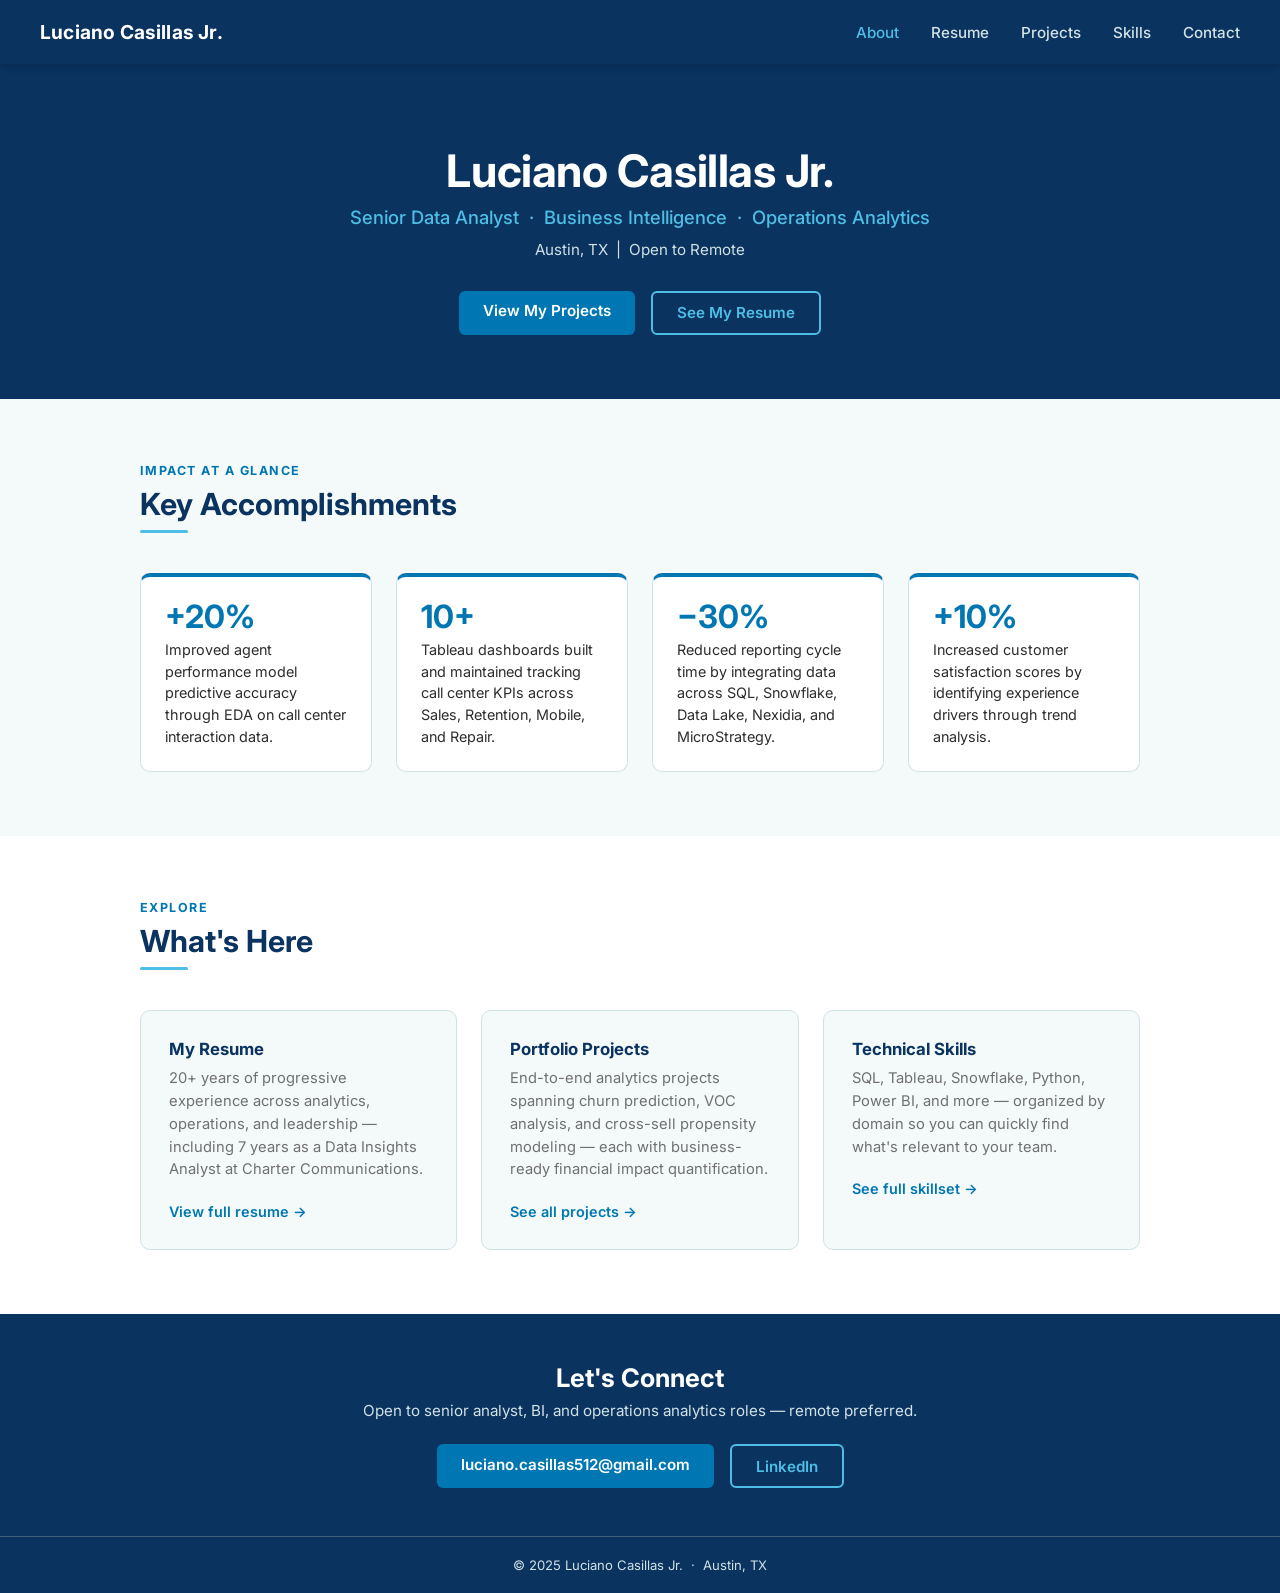
<file: index.html>
<!DOCTYPE html>
<html lang="en">
<head>
  <meta charset="UTF-8" />
  <meta name="viewport" content="width=device-width, initial-scale=1.0"/>
  <title>Luciano Casillas Jr. — Data Analyst Portfolio</title>
  <link rel="preconnect" href="https://fonts.googleapis.com">
  <link href="https://fonts.googleapis.com/css2?family=Inter:wght@400;500;600;700&display=swap" rel="stylesheet">
  <style>
    :root {
      --navy:      #0A3360;
      --steel-700: #405E7C;
      --blue-700:  #0077B3;
      --blue-500:  #4EBEE5;
      --steel-300: #D1E2E5;
      --steel-100: #F4F9FA;
      --white:     #FFFFFF;
      --black:     #2D2D2D;
      --gray-700:  #707070;
      --gray-300:  #CCCCCC;
      --green-700: #08CAA9;
      --orange:    #FF8A39;
      --red:       #E05252;
    }
    *, *::before, *::after { box-sizing: border-box; margin: 0; padding: 0; }
    body {
      font-family: 'Inter', sans-serif;
      background: var(--white);
      color: var(--black);
      min-height: 100vh;
    }

    /* NAV */
    nav {
      background: var(--navy);
      padding: 0 2.5rem;
      display: flex;
      align-items: center;
      justify-content: space-between;
      height: 64px;
      position: sticky;
      top: 0;
      z-index: 100;
      box-shadow: 0 2px 8px rgba(0,0,0,0.18);
    }
    .nav-brand {
      color: var(--white);
      font-size: 1.2rem;
      font-weight: 700;
      text-decoration: none;
      letter-spacing: 0.01em;
    }
    .nav-links { display: flex; gap: 2rem; list-style: none; }
    .nav-links a {
      color: var(--steel-300);
      text-decoration: none;
      font-size: 0.95rem;
      font-weight: 500;
      transition: color 0.2s;
    }
    .nav-links a:hover, .nav-links a.active { color: var(--blue-500); }

    /* HERO */
    .hero {
      background: var(--navy);
      color: var(--white);
      text-align: center;
      padding: 5rem 2rem 4rem;
    }
    .hero-name {
      font-size: 2.8rem;
      font-weight: 700;
      letter-spacing: -0.01em;
      margin-bottom: 0.5rem;
    }
    .hero-title {
      font-size: 1.15rem;
      color: var(--blue-500);
      font-weight: 500;
      margin-bottom: 0.75rem;
    }
    .hero-location {
      font-size: 0.95rem;
      color: var(--steel-300);
      margin-bottom: 2rem;
    }
    .hero-cta-group { display: flex; gap: 1rem; justify-content: center; flex-wrap: wrap; }
    .btn {
      display: inline-block;
      padding: 0.65rem 1.5rem;
      border-radius: 6px;
      font-size: 0.95rem;
      font-weight: 600;
      text-decoration: none;
      transition: opacity 0.2s, transform 0.15s;
    }
    .btn:hover { opacity: 0.88; transform: translateY(-1px); }
    .btn-primary { background: var(--blue-700); color: var(--white); }
    .btn-outline {
      background: transparent;
      color: var(--blue-500);
      border: 2px solid var(--blue-500);
    }

    /* SECTION COMMON */
    section { padding: 4rem 2rem; }
    .container { max-width: 1000px; margin: 0 auto; }
    .section-label {
      font-size: 0.78rem;
      font-weight: 700;
      text-transform: uppercase;
      letter-spacing: 0.12em;
      color: var(--blue-700);
      margin-bottom: 0.5rem;
    }
    .section-title {
      font-size: 1.9rem;
      font-weight: 700;
      color: var(--navy);
      margin-bottom: 0.5rem;
    }
    .section-sub {
      font-size: 1rem;
      color: var(--gray-700);
      margin-bottom: 2.5rem;
    }
    .divider {
      height: 3px;
      width: 48px;
      background: var(--blue-500);
      border-radius: 2px;
      margin-bottom: 2.5rem;
    }

    /* ACCOMPLISHMENTS */
    .accl-section { background: var(--steel-100); }
    .accl-grid {
      display: grid;
      grid-template-columns: repeat(auto-fit, minmax(220px, 1fr));
      gap: 1.5rem;
    }
    .accl-card {
      background: var(--white);
      border: 1px solid var(--steel-300);
      border-top: 4px solid var(--blue-700);
      border-radius: 10px;
      padding: 1.5rem;
    }
    .accl-stat {
      font-size: 2rem;
      font-weight: 700;
      color: var(--blue-700);
      line-height: 1;
      margin-bottom: 0.4rem;
    }
    .accl-desc {
      font-size: 0.9rem;
      color: var(--black);
      line-height: 1.5;
    }

    /* SNAPSHOT CARDS */
    .cards-grid {
      display: grid;
      grid-template-columns: repeat(auto-fit, minmax(280px, 1fr));
      gap: 1.5rem;
    }
    .snap-card {
      background: var(--steel-100);
      border: 1px solid var(--steel-300);
      border-radius: 10px;
      padding: 1.75rem;
      transition: box-shadow 0.2s, transform 0.15s;
    }
    .snap-card:hover { box-shadow: 0 6px 24px rgba(0,119,179,0.12); transform: translateY(-3px); }
    .snap-card h3 {
      font-size: 1.05rem;
      font-weight: 700;
      color: var(--navy);
      margin-bottom: 0.5rem;
    }
    .snap-card p {
      font-size: 0.92rem;
      color: var(--gray-700);
      line-height: 1.55;
      margin-bottom: 1.25rem;
    }
    .snap-card a {
      font-size: 0.9rem;
      font-weight: 600;
      color: var(--blue-700);
      text-decoration: none;
    }
    .snap-card a:hover { color: var(--blue-500); }

    /* CONTACT STRIP */
    .contact-strip {
      background: var(--navy);
      color: var(--white);
      text-align: center;
      padding: 3rem 2rem;
    }
    .contact-strip h2 { font-size: 1.6rem; font-weight: 700; margin-bottom: 0.5rem; }
    .contact-strip p { color: var(--steel-300); margin-bottom: 1.5rem; font-size: 0.95rem; }
    .contact-links { display: flex; gap: 1rem; justify-content: center; flex-wrap: wrap; }

    /* FOOTER */
    footer {
      background: var(--navy);
      border-top: 1px solid var(--steel-700);
      text-align: center;
      padding: 1.25rem;
      font-size: 0.82rem;
      color: var(--steel-300);
    }
  </style>
</head>
<body>

<nav>
  <a class="nav-brand" href="index.html">Luciano Casillas Jr.</a>
  <ul class="nav-links">
    <li><a href="index.html" class="active">About</a></li>
    <li><a href="resume.html">Resume</a></li>
    <li><a href="projects.html">Projects</a></li>
    <li><a href="skills.html">Skills</a></li>
    <li><a href="mailto:luciano.casillas512@gmail.com">Contact</a></li>
  </ul>
</nav>

<!-- HERO -->
<section class="hero">
  <p class="hero-name">Luciano Casillas Jr.</p>
  <p class="hero-title">Senior Data Analyst &nbsp;·&nbsp; Business Intelligence &nbsp;·&nbsp; Operations Analytics</p>
  <p class="hero-location">Austin, TX &nbsp;|&nbsp; Open to Remote</p>
  <div class="hero-cta-group">
    <a class="btn btn-primary" href="projects.html">View My Projects</a>
    <a class="btn btn-outline" href="resume.html">See My Resume</a>
  </div>
</section>

<!-- KEY ACCOMPLISHMENTS -->
<section class="accl-section">
  <div class="container">
    <p class="section-label">Impact at a Glance</p>
    <h2 class="section-title">Key Accomplishments</h2>
    <div class="divider"></div>
    <div class="accl-grid">
      <div class="accl-card">
        <div class="accl-stat">+20%</div>
        <div class="accl-desc">Improved agent performance model predictive accuracy through EDA on call center interaction data.</div>
      </div>
      <div class="accl-card">
        <div class="accl-stat">10+</div>
        <div class="accl-desc">Tableau dashboards built and maintained tracking call center KPIs across Sales, Retention, Mobile, and Repair.</div>
      </div>
      <div class="accl-card">
        <div class="accl-stat">−30%</div>
        <div class="accl-desc">Reduced reporting cycle time by integrating data across SQL, Snowflake, Data Lake, Nexidia, and MicroStrategy.</div>
      </div>
      <div class="accl-card">
        <div class="accl-stat">+10%</div>
        <div class="accl-desc">Increased customer satisfaction scores by identifying experience drivers through trend analysis.</div>
      </div>
    </div>
  </div>
</section>

<!-- SNAPSHOT -->
<section>
  <div class="container">
    <p class="section-label">Explore</p>
    <h2 class="section-title">What's Here</h2>
    <div class="divider"></div>
    <div class="cards-grid">
      <div class="snap-card">
        <h3>My Resume</h3>
        <p>20+ years of progressive experience across analytics, operations, and leadership — including 7 years as a Data Insights Analyst at Charter Communications.</p>
        <a href="resume.html">View full resume →</a>
      </div>
      <div class="snap-card">
        <h3>Portfolio Projects</h3>
        <p>End-to-end analytics projects spanning churn prediction, VOC analysis, and cross-sell propensity modeling — each with business-ready financial impact quantification.</p>
        <a href="projects.html">See all projects →</a>
      </div>
      <div class="snap-card">
        <h3>Technical Skills</h3>
        <p>SQL, Tableau, Snowflake, Python, Power BI, and more — organized by domain so you can quickly find what's relevant to your team.</p>
        <a href="skills.html">See full skillset →</a>
      </div>
    </div>
  </div>
</section>

<!-- CONTACT STRIP -->
<div class="contact-strip">
  <h2>Let's Connect</h2>
  <p>Open to senior analyst, BI, and operations analytics roles — remote preferred.</p>
  <div class="contact-links">
    <a class="btn btn-primary" href="mailto:luciano.casillas512@gmail.com">luciano.casillas512@gmail.com</a>
    <a class="btn btn-outline" href="https://www.linkedin.com/in/luciano-casillas/" target="_blank">LinkedIn</a>
  </div>
</div>

<footer>
  &copy; 2025 Luciano Casillas Jr. &nbsp;·&nbsp; Austin, TX
</footer>

</body>
</html>
</file>
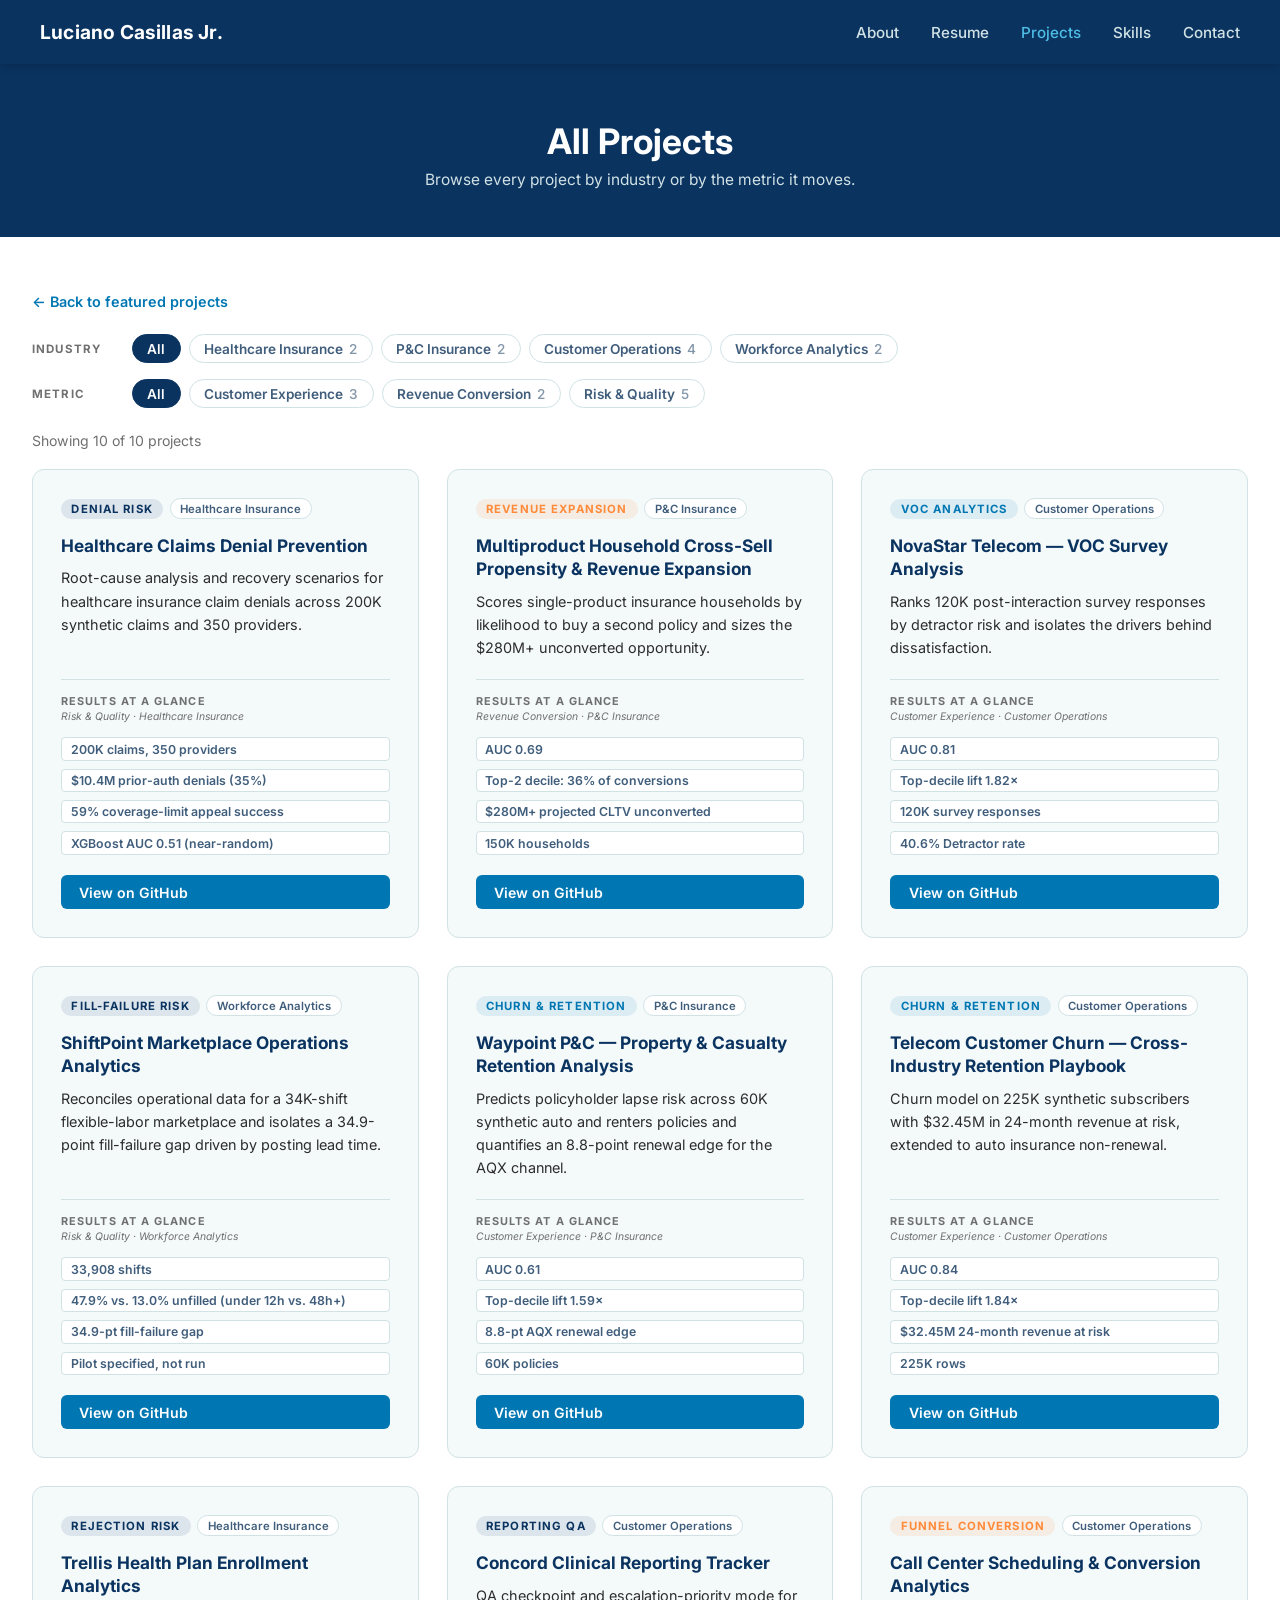
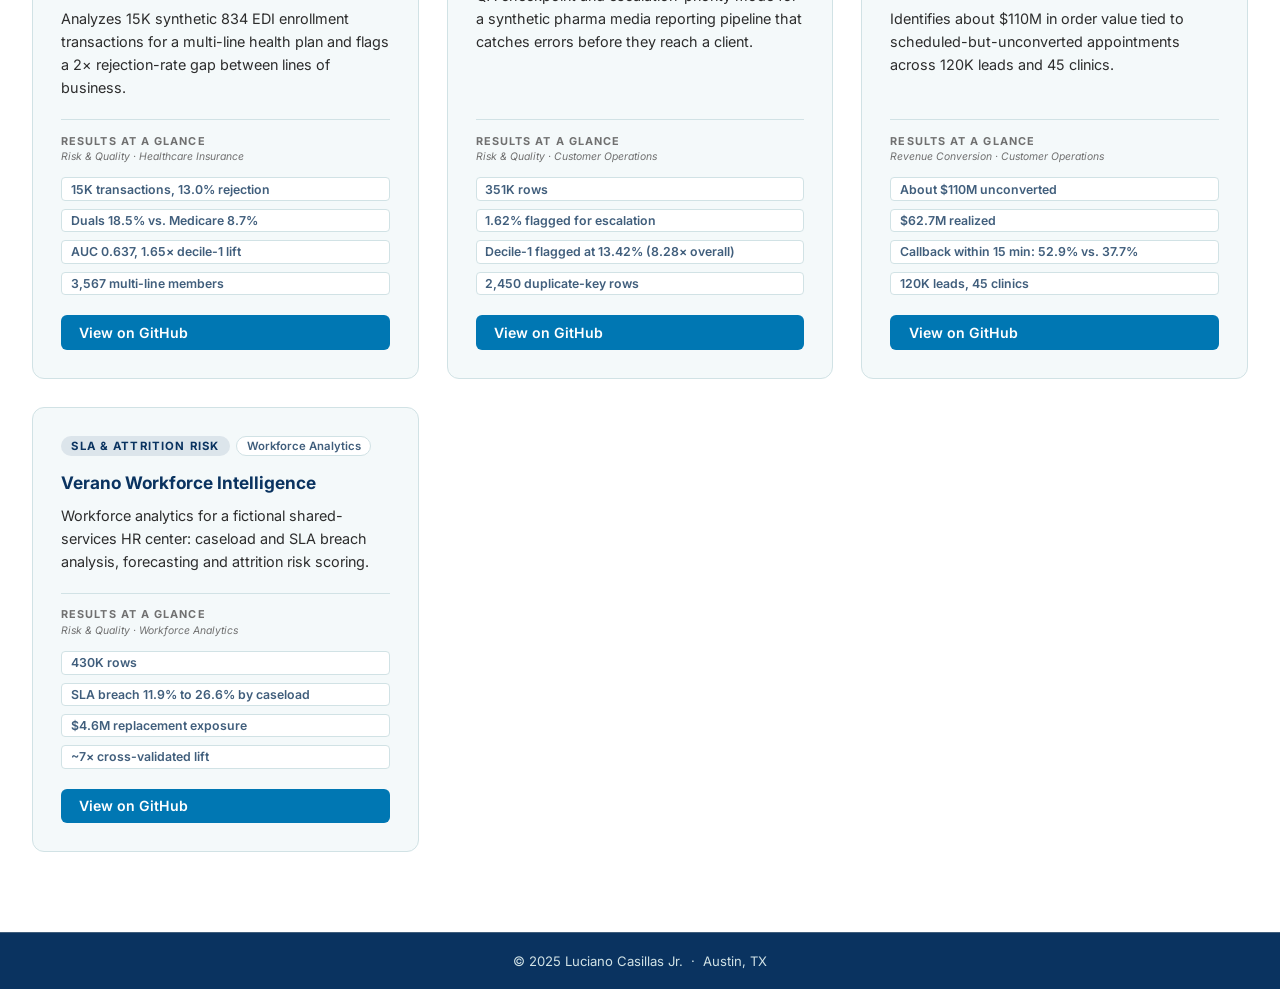
<file: all-projects.html>
<!DOCTYPE html>
<html lang="en">
<head>
  <meta charset="UTF-8" />
  <meta name="viewport" content="width=device-width, initial-scale=1.0" />
  <title>All Projects — Luciano Casillas Jr.</title>
  <link rel="preconnect" href="https://fonts.googleapis.com">
  <link href="https://fonts.googleapis.com/css2?family=Inter:wght@400;500;600;700&display=swap" rel="stylesheet">
  <link rel="stylesheet" href="style.css" />
</head>
<body>

  <nav>
    <a href="index.html" class="nav-brand">Luciano Casillas Jr.</a>
    <ul class="nav-links">
      <li><a href="index.html">About</a></li>
      <li><a href="resume.html">Resume</a></li>
      <li><a href="projects.html" class="active">Projects</a></li>
      <li><a href="skills.html">Skills</a></li>
      <li><a href="mailto:luciano.casillas512@gmail.com">Contact</a></li>
    </ul>
  </nav>

  <div class="page-hero">
    <h1>All Projects</h1>
    <p>Browse every project by industry or by the metric it moves.</p>
  </div>

  <main>
    <p class="back-link"><a href="projects.html">&larr; Back to featured projects</a></p>

    <div class="filter-group">
      <span class="filter-label">Industry</span>
      <div class="filter-chips" id="industry-chips"></div>
    </div>
    <div class="filter-group">
      <span class="filter-label">Metric</span>
      <div class="filter-chips" id="metric-chips"></div>
    </div>

    <p class="results-count" id="results-count" aria-live="polite"></p>
    <div class="projects-grid grid-auto" id="results-grid">
      <noscript>
        <p>Enable JavaScript to filter projects, or browse them on
          <a href="https://github.com/Luciano-Casillas?tab=repositories" target="_blank" rel="noopener">GitHub</a>.</p>
      </noscript>
    </div>
  </main>

  <footer>
    <p>&copy; 2025 Luciano Casillas Jr. &nbsp;·&nbsp; Austin, TX</p>
  </footer>

  <script src="projects.js"></script>
  <script>
    (function () {
      var P = window.Portfolio;
      var state = { industry: '', metric: '' };

      // Only accept known slugs from the URL.
      function readParams() {
        var q = new URLSearchParams(window.location.search);
        var i = q.get('industry'), m = q.get('metric');
        state.industry = P.find(P.INDUSTRIES, i) ? i : '';
        state.metric = P.find(P.METRICS, m) ? m : '';
      }

      function chips(list, key) {
        var all = '<a class="filter-chip' + (state[key] === '' ? ' active' : '') + '" data-key="' + key +
          '" data-slug="" href="' + (key === 'industry' ? P.filterUrl(null, state.metric) : P.filterUrl(state.industry, null)) +
          '">All</a>';
        return all + list.map(function (x) {
          var n = P.PROJECTS.filter(function (p) { return p[key] === x.slug; }).length;
          var href = key === 'industry' ? P.filterUrl(x.slug, state.metric) : P.filterUrl(state.industry, x.slug);
          return '<a class="filter-chip' + (state[key] === x.slug ? ' active' : '') + '" data-key="' + key +
            '" data-slug="' + x.slug + '" href="' + href + '">' + x.name + ' <span class="chip-count">' + n + '</span></a>';
        }).join('');
      }

      function render() {
        document.getElementById('industry-chips').innerHTML = chips(P.INDUSTRIES, 'industry');
        document.getElementById('metric-chips').innerHTML = chips(P.METRICS, 'metric');

        var shown = P.PROJECTS.filter(function (p) {
          return (!state.industry || p.industry === state.industry) &&
                 (!state.metric || p.metric === state.metric);
        });
        document.getElementById('results-count').textContent =
          'Showing ' + shown.length + ' of ' + P.PROJECTS.length + ' projects';
        document.getElementById('results-grid').innerHTML = shown.length
          ? shown.map(function (p) { return P.cardHTML(p, 'compact'); }).join('')
          : '<p class="empty-state">No projects match both filters. Try clearing one.</p>';
      }

      // Chips navigate in place so filters combine without a page reload.
      document.addEventListener('click', function (e) {
        var chip = e.target.closest ? e.target.closest('.filter-chip') : null;
        if (!chip) { return; }
        e.preventDefault();
        state[chip.getAttribute('data-key')] = chip.getAttribute('data-slug');
        history.pushState(null, '', P.filterUrl(state.industry, state.metric));
        render();
      });
      window.addEventListener('popstate', function () { readParams(); render(); });

      readParams();
      render();
    })();
  </script>
</body>
</html>
</file>
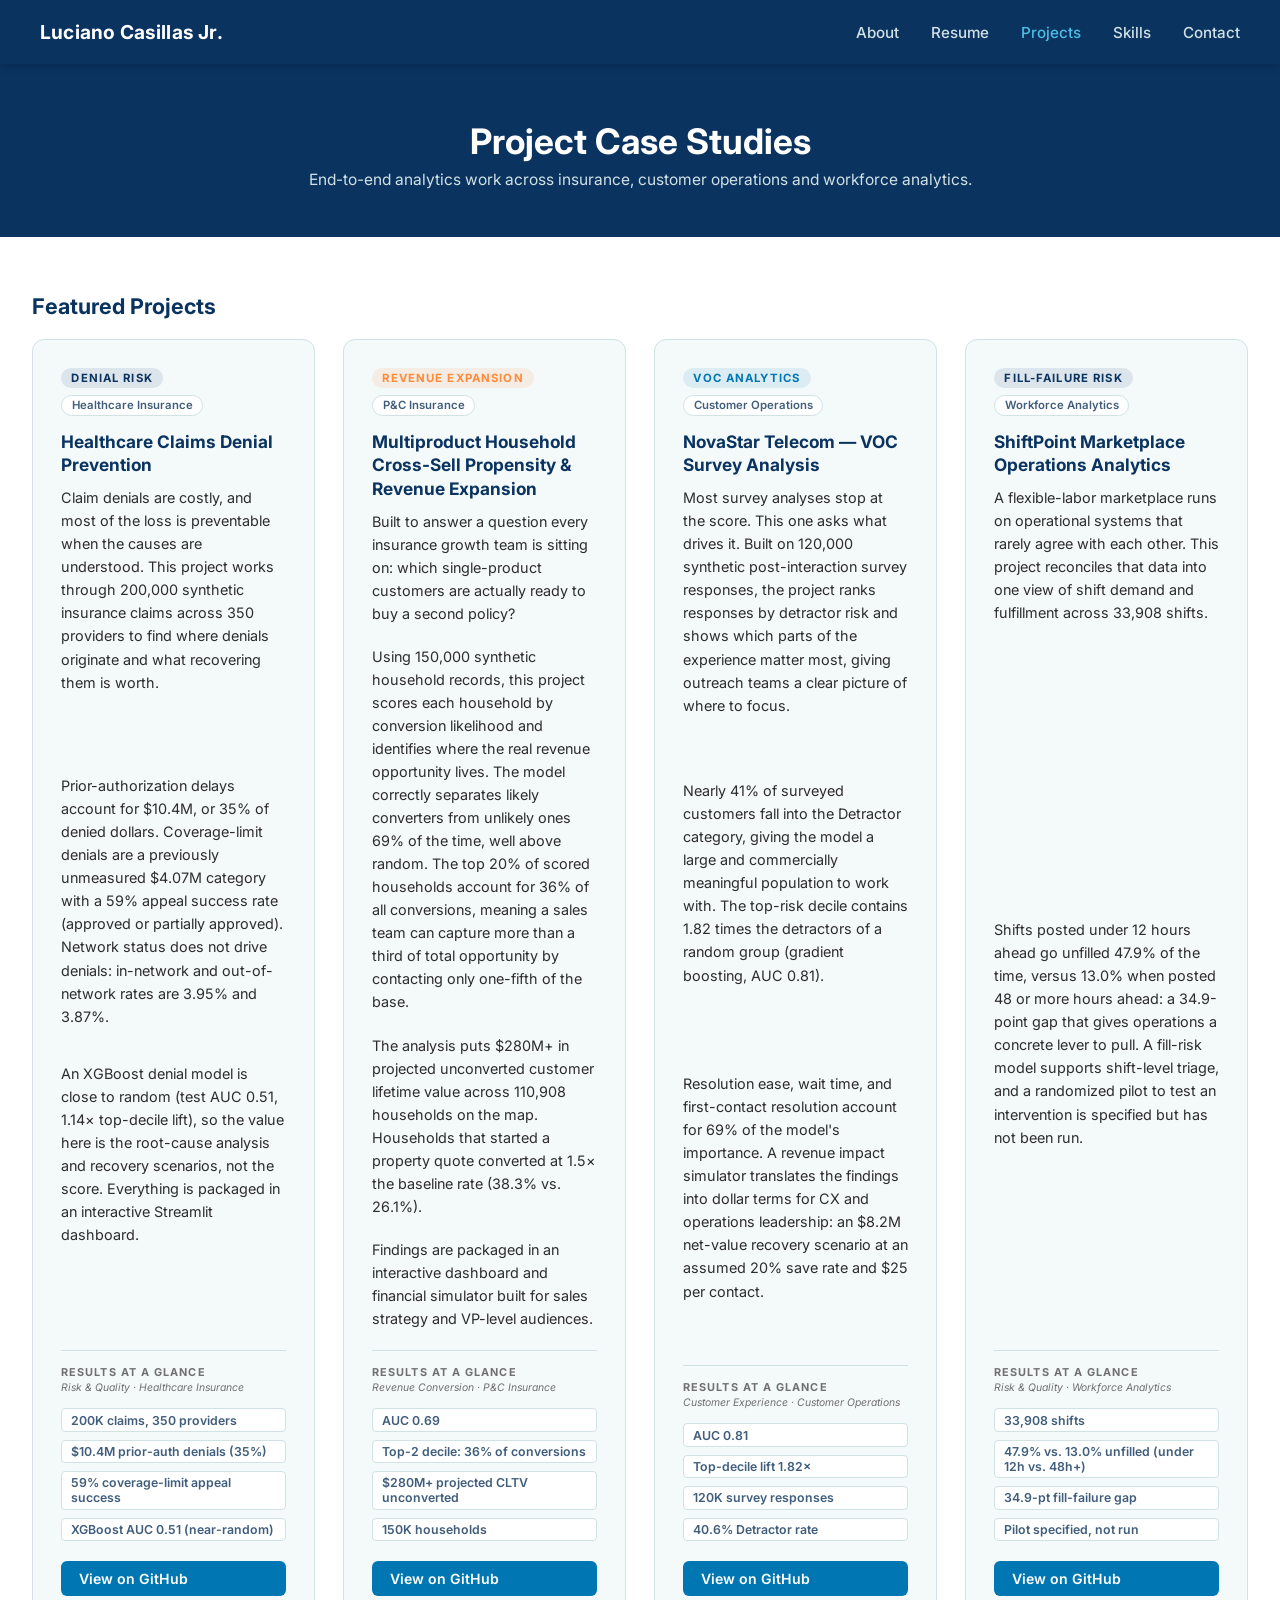
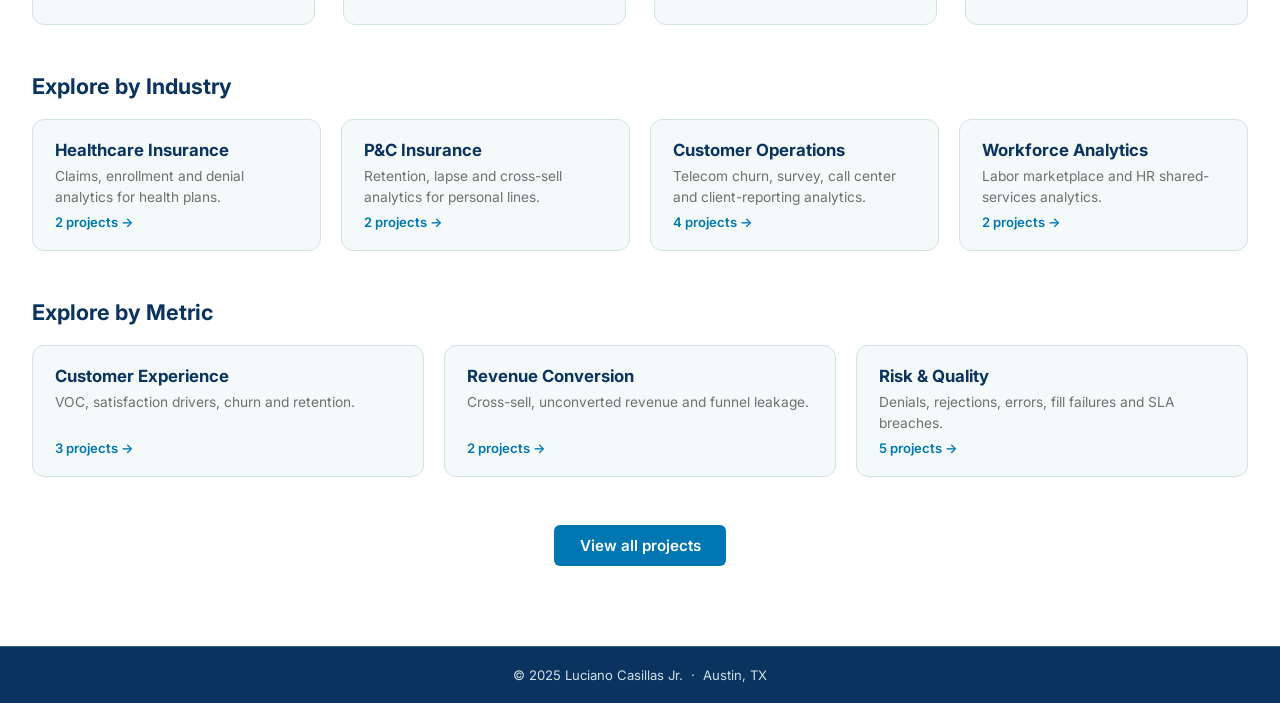
<file: projects.html>
<!DOCTYPE html>
<html lang="en">
<head>
  <meta charset="UTF-8" />
  <meta name="viewport" content="width=device-width, initial-scale=1.0" />
  <title>Projects — Luciano Casillas Jr.</title>
  <link rel="preconnect" href="https://fonts.googleapis.com">
  <link href="https://fonts.googleapis.com/css2?family=Inter:wght@400;500;600;700&display=swap" rel="stylesheet">
  <link rel="stylesheet" href="style.css" />
</head>
<body>

  <nav>
    <a href="index.html" class="nav-brand">Luciano Casillas Jr.</a>
    <ul class="nav-links">
      <li><a href="index.html">About</a></li>
      <li><a href="resume.html">Resume</a></li>
      <li><a href="projects.html" class="active">Projects</a></li>
      <li><a href="skills.html">Skills</a></li>
      <li><a href="mailto:luciano.casillas512@gmail.com">Contact</a></li>
    </ul>
  </nav>

  <div class="page-hero">
    <h1>Project Case Studies</h1>
    <p>End-to-end analytics work across insurance, customer operations and workforce analytics.</p>
  </div>

  <main>
    <h2 class="section-heading">Featured Projects</h2>
    <div class="projects-grid" id="featured-grid">
      <noscript>
        <p>Enable JavaScript to see the featured projects, or browse them on
          <a href="https://github.com/Luciano-Casillas?tab=repositories" target="_blank" rel="noopener">GitHub</a>.</p>
      </noscript>
    </div>

    <h2 class="section-heading">Explore by Industry</h2>
    <div class="explore-grid" id="industry-grid"></div>

    <h2 class="section-heading">Explore by Metric</h2>
    <div class="explore-grid explore-grid-3" id="metric-grid"></div>

    <p class="all-projects-cta">
      <a class="btn-github" href="all-projects.html">View all projects</a>
    </p>
  </main>

  <footer>
    <p>&copy; 2025 Luciano Casillas Jr. &nbsp;·&nbsp; Austin, TX</p>
  </footer>

  <script src="projects.js"></script>
  <script>
    (function () {
      var P = window.Portfolio;

      var featured = P.PROJECTS
        .filter(function (p) { return p.featured > 0; })
        .sort(function (a, b) { return a.featured - b.featured; });
      document.getElementById('featured-grid').innerHTML =
        featured.map(function (p) { return P.cardHTML(p, 'full'); }).join('');

      function count(key, slug) {
        return P.PROJECTS.filter(function (p) { return p[key] === slug; }).length;
      }
      function tiles(list, key) {
        return list.map(function (x) {
          var n = count(key, x.slug);
          var href = key === 'industry' ? P.filterUrl(x.slug, null) : P.filterUrl(null, x.slug);
          return '<a class="explore-tile" href="' + href + '">' +
            '<span class="explore-name">' + x.name + '</span>' +
            '<span class="explore-blurb">' + x.blurb + '</span>' +
            '<span class="explore-count">' + n + ' project' + (n === 1 ? '' : 's') + ' &rarr;</span>' +
          '</a>';
        }).join('');
      }
      document.getElementById('industry-grid').innerHTML = tiles(P.INDUSTRIES, 'industry');
      document.getElementById('metric-grid').innerHTML = tiles(P.METRICS, 'metric');
    })();
  </script>
</body>
</html>
</file>
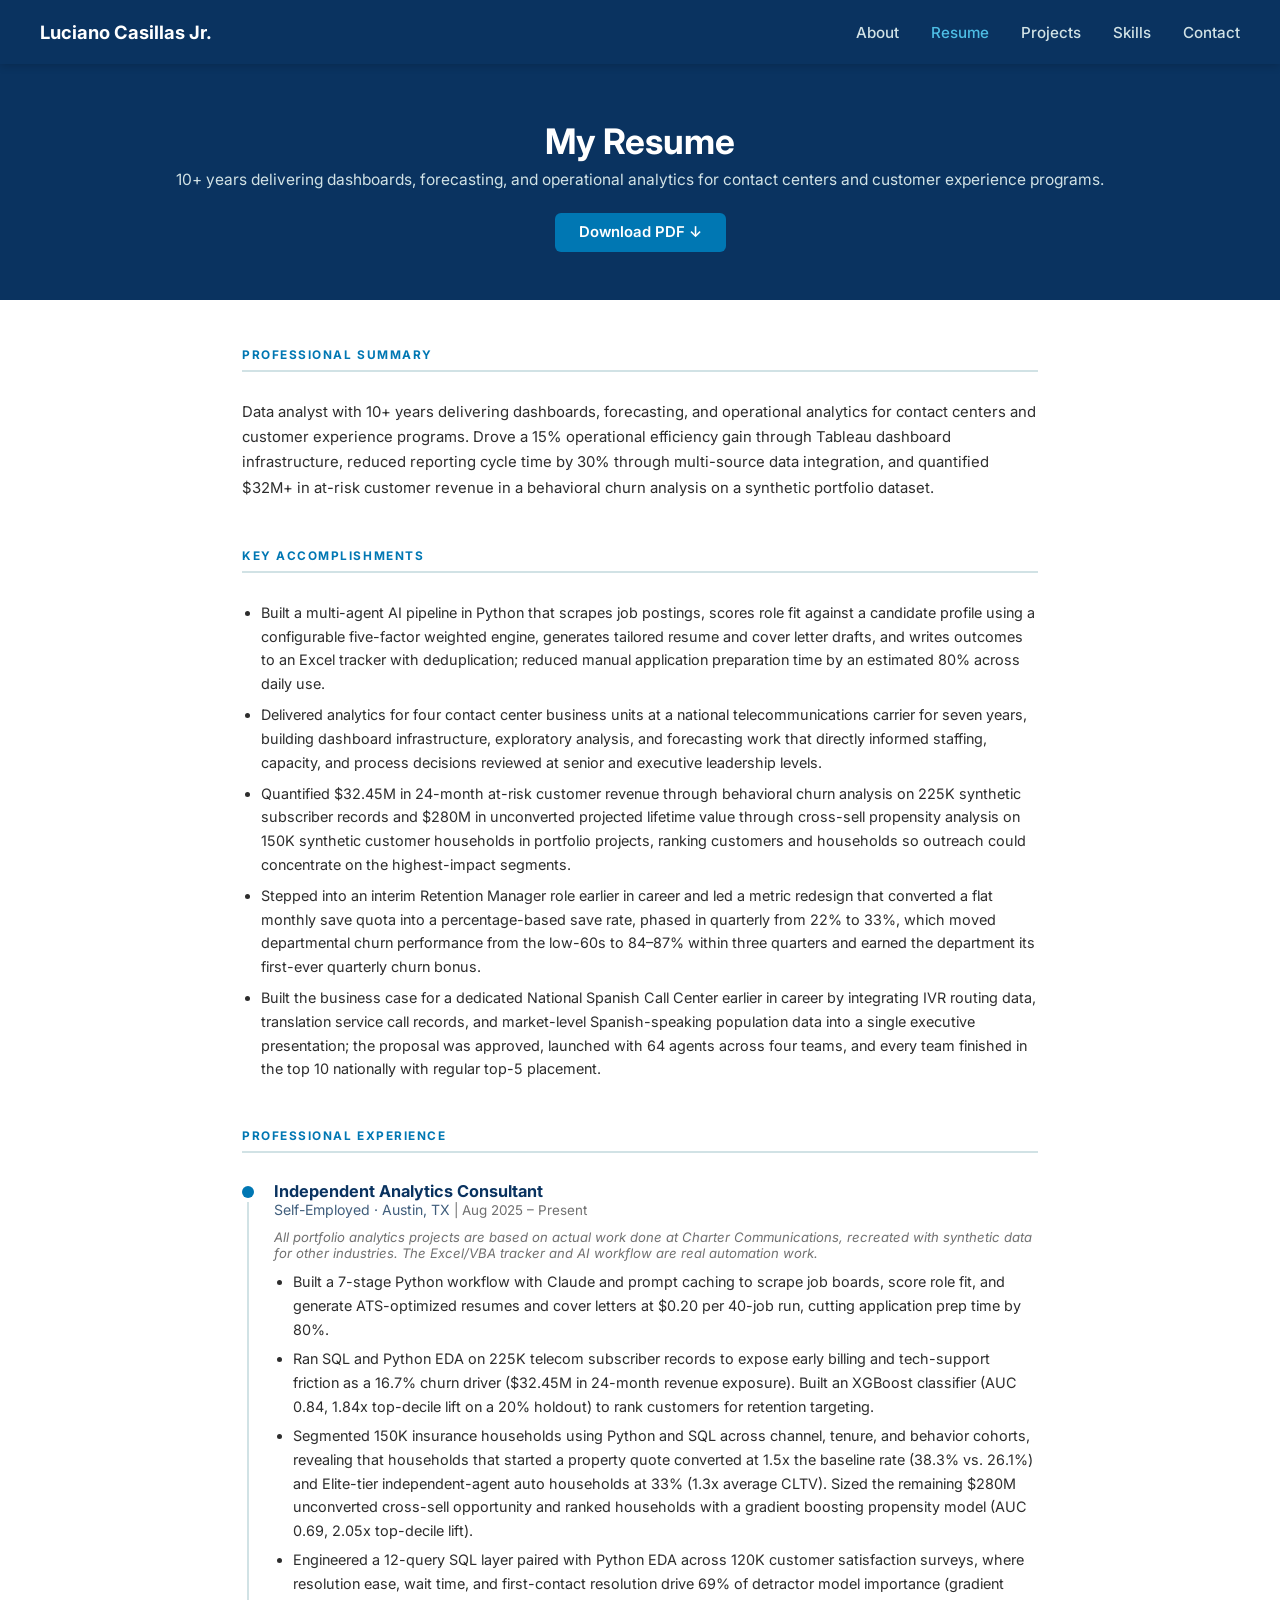
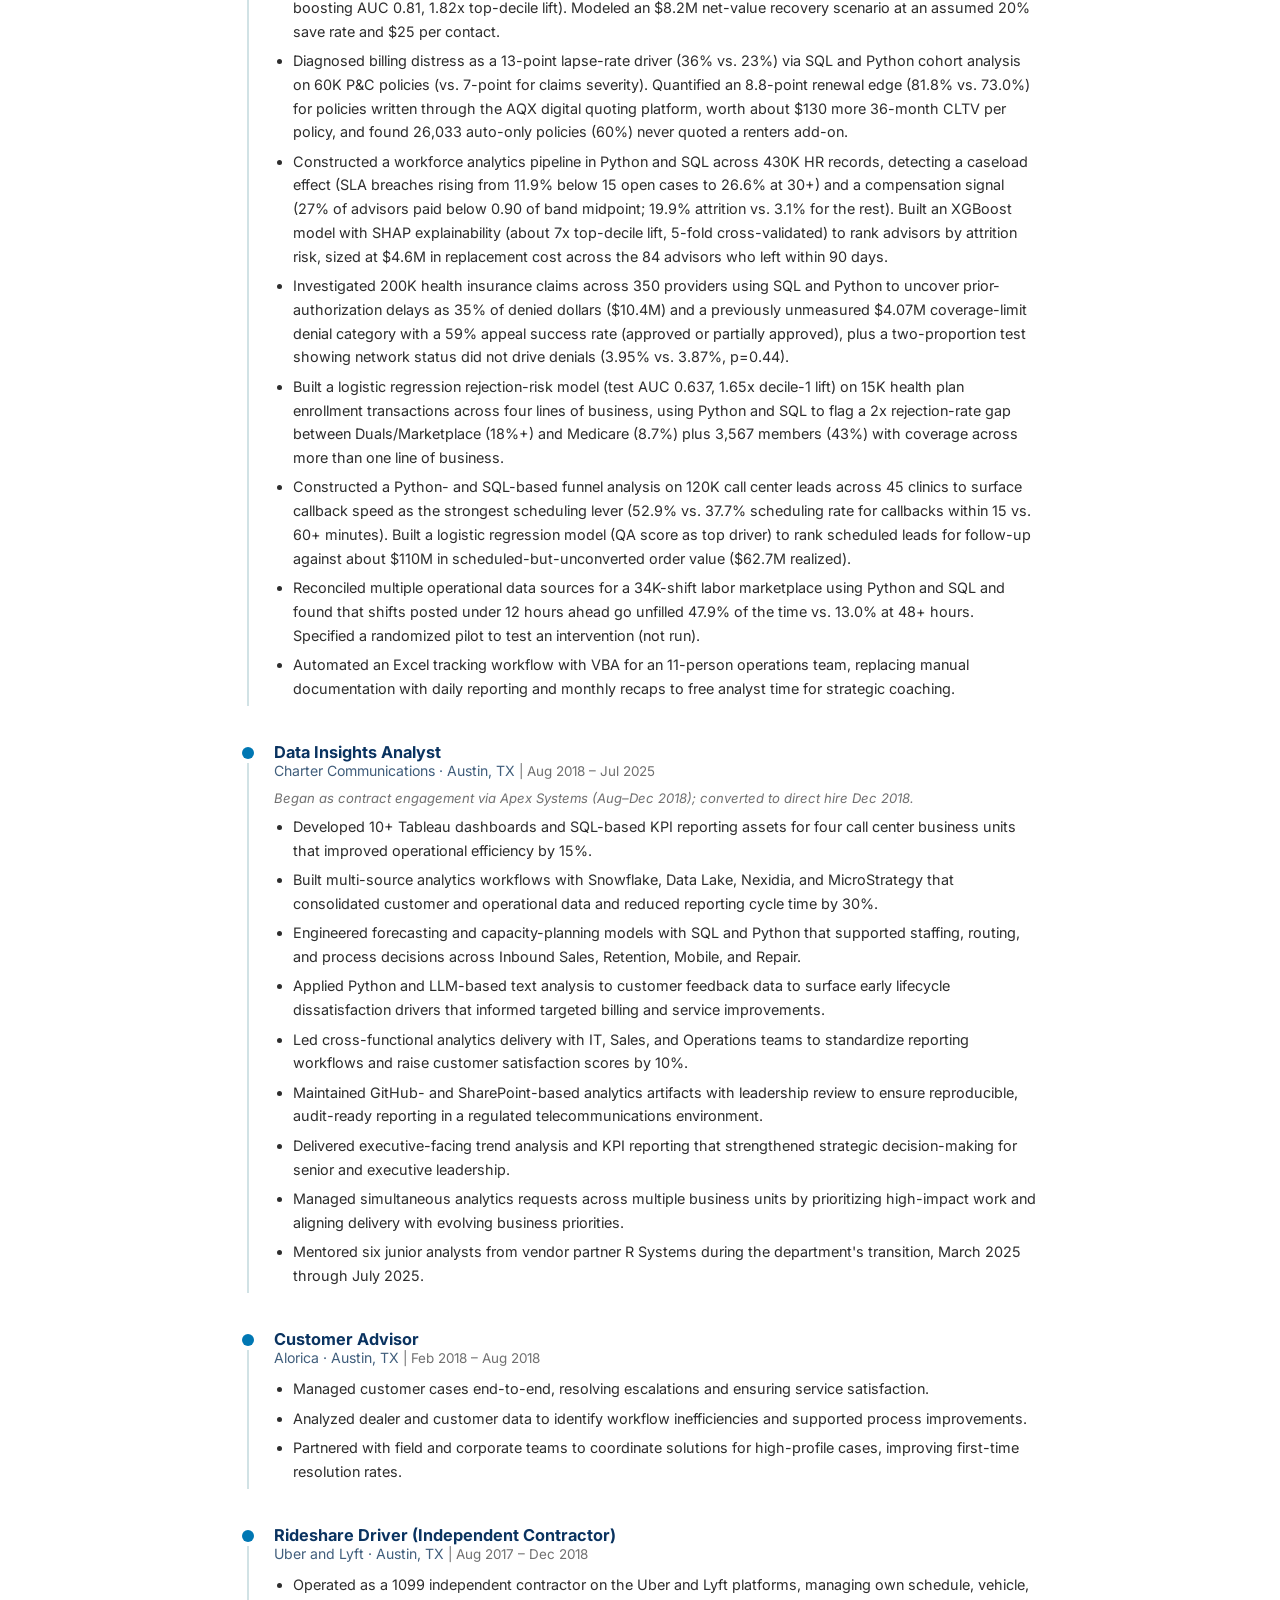
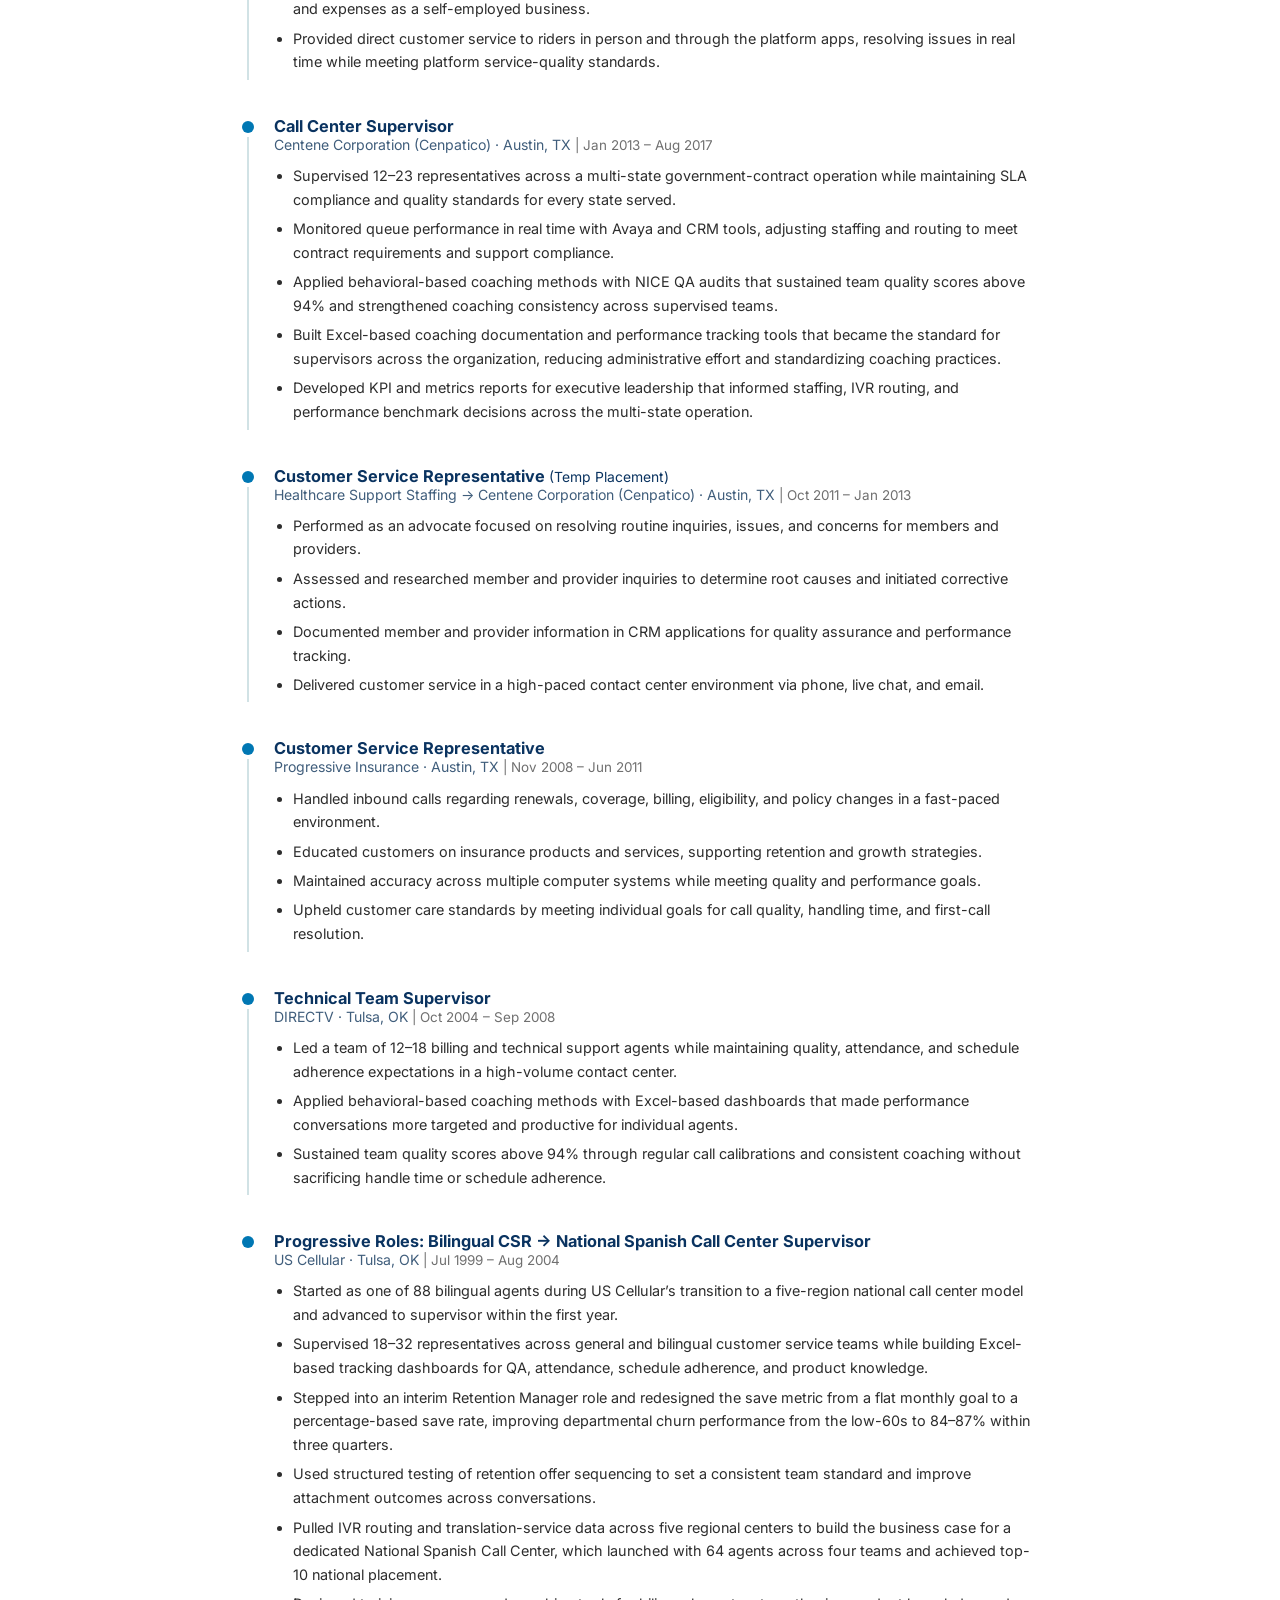
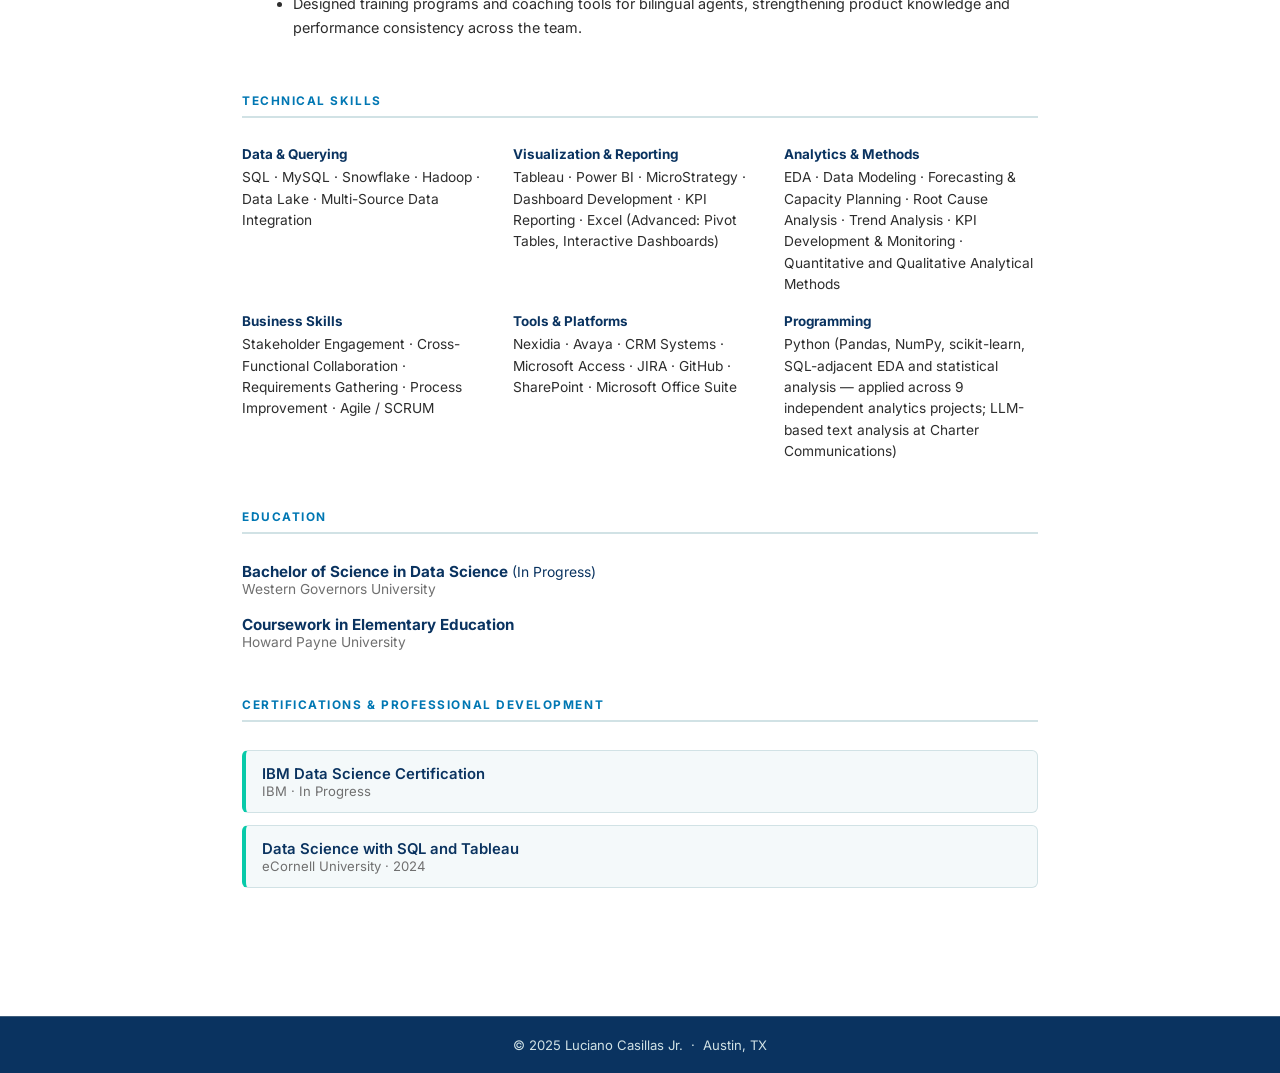
<file: resume.html>
<!DOCTYPE html>
<html lang="en">
<head>
<meta charset="UTF-8" />
<meta name="viewport" content="width=device-width, initial-scale=1.0"/>
<title>Resume — Luciano Casillas Jr.</title>
<link rel="preconnect" href="https://fonts.googleapis.com">
<link href="https://fonts.googleapis.com/css2?family=Inter:wght@400;500;600;700&display=swap" rel="stylesheet">
<style>
:root {
--navy: #0A3360;
--steel-700: #405E7C;
--blue-700: #0077B3;
--blue-500: #4EBEE5;
--steel-300: #D1E2E5;
--steel-100: #F4F9FA;
--white: #FFFFFF;
--black: #2D2D2D;
--gray-700: #707070;
--green-700: #08CAA9;
}
*, *::before, *::after { box-sizing: border-box; margin: 0; padding: 0; }
body { font-family: 'Inter', sans-serif; background: var(--white); color: var(--black); }

nav {
background: var(--navy); padding: 0 2.5rem;
display: flex; align-items: center; justify-content: space-between;
height: 64px; position: sticky; top: 0; z-index: 100;
box-shadow: 0 2px 8px rgba(0,0,0,0.18);
}
.nav-brand { color: var(--white); font-size: 1.15rem; font-weight: 700; text-decoration: none; }
.nav-links { display: flex; gap: 2rem; list-style: none; }
.nav-links a { color: var(--steel-300); text-decoration: none; font-size: 0.95rem; font-weight: 500; transition: color 0.2s; }
.nav-links a:hover, .nav-links a.active { color: var(--blue-500); }

.page-hero {
background: var(--navy); color: var(--white);
text-align: center; padding: 3.5rem 2rem 3rem;
}
.page-hero h1 { font-size: 2.2rem; font-weight: 700; margin-bottom: 0.5rem; }
.page-hero p { color: var(--steel-300); font-size: 0.97rem; margin-bottom: 1.5rem; }
.btn {
display: inline-block; padding: 0.65rem 1.5rem;
border-radius: 6px; font-size: 0.93rem; font-weight: 600;
text-decoration: none; transition: opacity 0.2s;
}
.btn:hover { opacity: 0.85; }
.btn-primary { background: var(--blue-700); color: var(--white); }

.resume-body { max-width: 860px; margin: 0 auto; padding: 3rem 2rem 5rem; }

.res-section { margin-bottom: 3rem; }
.res-section-title {
font-size: 0.74rem; font-weight: 700;
text-transform: uppercase; letter-spacing: 0.13em;
color: var(--blue-700);
border-bottom: 2px solid var(--steel-300);
padding-bottom: 0.5rem; margin-bottom: 1.75rem;
}

/* TIMELINE */
.exp-item { display: flex; gap: 1.25rem; margin-bottom: 2.25rem; }
.exp-dot-col { display: flex; flex-direction: column; align-items: center; padding-top: 5px; }
.exp-dot { width: 12px; height: 12px; border-radius: 50%; background: var(--blue-700); flex-shrink: 0; }
.exp-line { flex: 1; width: 2px; background: var(--steel-300); margin-top: 4px; }
.exp-content { flex: 1; }
.exp-role { font-size: 1.02rem; font-weight: 700; color: var(--navy); }
.exp-company { font-size: 0.88rem; color: var(--steel-700); margin-bottom: 0.7rem; }
.exp-company span { color: var(--gray-700); font-size: 0.84rem; }
.exp-note { font-size: 0.82rem; color: var(--gray-700); font-style: italic; margin-bottom: 0.55rem; }
.exp-content ul { padding-left: 1.2rem; }
.exp-content li { font-size: 0.9rem; color: var(--black); line-height: 1.65; margin-bottom: 0.35rem; }

.res-summary { font-size: 0.93rem; color: var(--black); line-height: 1.7; }
.res-list { padding-left: 1.2rem; }
.res-list li { font-size: 0.9rem; color: var(--black); line-height: 1.65; margin-bottom: 0.45rem; }

/* SKILLS GRID */
.skills-grid { display: grid; grid-template-columns: repeat(auto-fit, minmax(195px, 1fr)); gap: 1.1rem; }
.skill-group h4 { font-size: 0.84rem; font-weight: 700; color: var(--navy); margin-bottom: 0.35rem; }
.skill-group p { font-size: 0.86rem; color: var(--black); line-height: 1.55; }

/* EDUCATION */
.edu-item { margin-bottom: 1.1rem; }
.edu-degree { font-size: 0.95rem; font-weight: 700; color: var(--navy); }
.edu-school { font-size: 0.86rem; color: var(--gray-700); }

/* CERTS */
.cert-item {
display: flex; gap: 0.75rem; align-items: flex-start;
padding: 0.85rem 1rem;
background: var(--steel-100);
border: 1px solid var(--steel-300);
border-left: 4px solid var(--green-700);
border-radius: 6px; margin-bottom: 0.75rem;
}
.cert-name { font-size: 0.93rem; font-weight: 600; color: var(--navy); }
.cert-org { font-size: 0.82rem; color: var(--gray-700); }

footer {
background: var(--navy); border-top: 1px solid var(--steel-700);
text-align: center; padding: 1.25rem;
font-size: 0.82rem; color: var(--steel-300);
}
</style>
</head>
<body>

<nav>
<a class="nav-brand" href="index.html">Luciano Casillas Jr.</a>
<ul class="nav-links">
<li><a href="index.html">About</a></li>
<li><a href="resume.html" class="active">Resume</a></li>
<li><a href="projects.html">Projects</a></li>
<li><a href="skills.html">Skills</a></li>
<li><a href="mailto:luciano.casillas512@gmail.com">Contact</a></li>
</ul>
</nav>

<div class="page-hero">
<h1>My Resume</h1>
<p>10+ years delivering dashboards, forecasting, and operational analytics for contact centers and customer experience programs.</p>
<a class="btn btn-primary" href="Luciano-Casillas-Resume.pdf" target="_blank">Download PDF &#8595;</a>
</div>

<div class="resume-body">

<!-- SUMMARY -->
<div class="res-section">
<div class="res-section-title">Professional Summary</div>
<p class="res-summary">Data analyst with 10+ years delivering dashboards, forecasting, and operational analytics for contact centers and customer experience programs. Drove a 15% operational efficiency gain through Tableau dashboard infrastructure, reduced reporting cycle time by 30% through multi-source data integration, and quantified $32M+ in at-risk customer revenue in a behavioral churn analysis on a synthetic portfolio dataset.</p>
</div>

<!-- KEY ACCOMPLISHMENTS -->
<div class="res-section">
<div class="res-section-title">Key Accomplishments</div>
<ul class="res-list">
<li>Built a multi-agent AI pipeline in Python that scrapes job postings, scores role fit against a candidate profile using a configurable five-factor weighted engine, generates tailored resume and cover letter drafts, and writes outcomes to an Excel tracker with deduplication; reduced manual application preparation time by an estimated 80% across daily use.</li>
<li>Delivered analytics for four contact center business units at a national telecommunications carrier for seven years, building dashboard infrastructure, exploratory analysis, and forecasting work that directly informed staffing, capacity, and process decisions reviewed at senior and executive leadership levels.</li>
<li>Quantified $32.45M in 24-month at-risk customer revenue through behavioral churn analysis on 225K synthetic subscriber records and $280M in unconverted projected lifetime value through cross-sell propensity analysis on 150K synthetic customer households in portfolio projects, ranking customers and households so outreach could concentrate on the highest-impact segments.</li>
<li>Stepped into an interim Retention Manager role earlier in career and led a metric redesign that converted a flat monthly save quota into a percentage-based save rate, phased in quarterly from 22% to 33%, which moved departmental churn performance from the low-60s to 84&#8211;87% within three quarters and earned the department its first-ever quarterly churn bonus.</li>
<li>Built the business case for a dedicated National Spanish Call Center earlier in career by integrating IVR routing data, translation service call records, and market-level Spanish-speaking population data into a single executive presentation; the proposal was approved, launched with 64 agents across four teams, and every team finished in the top 10 nationally with regular top-5 placement.</li>
</ul>
</div>
<!-- EXPERIENCE -->
<div class="res-section">
<div class="res-section-title">Professional Experience</div>

<div class="exp-item">
<div class="exp-dot-col"><div class="exp-dot"></div><div class="exp-line"></div></div>
<div class="exp-content">
<div class="exp-role">Independent Analytics Consultant</div>
<div class="exp-company">Self-Employed &middot; Austin, TX <span>| Aug 2025 &ndash; Present</span></div>
<div class="exp-note">All portfolio analytics projects are based on actual work done at Charter Communications, recreated with synthetic data for other industries. The Excel/VBA tracker and AI workflow are real automation work.</div>
<ul>
<li>Built a 7-stage Python workflow with Claude and prompt caching to scrape job boards, score role fit, and generate ATS-optimized resumes and cover letters at $0.20 per 40-job run, cutting application prep time by 80%.</li>
<li>Ran SQL and Python EDA on 225K telecom subscriber records to expose early billing and tech-support friction as a 16.7% churn driver ($32.45M in 24-month revenue exposure). Built an XGBoost classifier (AUC 0.84, 1.84x top-decile lift on a 20% holdout) to rank customers for retention targeting.</li>
<li>Segmented 150K insurance households using Python and SQL across channel, tenure, and behavior cohorts, revealing that households that started a property quote converted at 1.5x the baseline rate (38.3% vs. 26.1%) and Elite-tier independent-agent auto households at 33% (1.3x average CLTV). Sized the remaining $280M unconverted cross-sell opportunity and ranked households with a gradient boosting propensity model (AUC 0.69, 2.05x top-decile lift).</li>
<li>Engineered a 12-query SQL layer paired with Python EDA across 120K customer satisfaction surveys, where resolution ease, wait time, and first-contact resolution drive 69% of detractor model importance (gradient boosting AUC 0.81, 1.82x top-decile lift). Modeled an $8.2M net-value recovery scenario at an assumed 20% save rate and $25 per contact.</li>
<li>Diagnosed billing distress as a 13-point lapse-rate driver (36% vs. 23%) via SQL and Python cohort analysis on 60K P&amp;C policies (vs. 7-point for claims severity). Quantified an 8.8-point renewal edge (81.8% vs. 73.0%) for policies written through the AQX digital quoting platform, worth about $130 more 36-month CLTV per policy, and found 26,033 auto-only policies (60%) never quoted a renters add-on.</li>
<li>Constructed a workforce analytics pipeline in Python and SQL across 430K HR records, detecting a caseload effect (SLA breaches rising from 11.9% below 15 open cases to 26.6% at 30+) and a compensation signal (27% of advisors paid below 0.90 of band midpoint; 19.9% attrition vs. 3.1% for the rest). Built an XGBoost model with SHAP explainability (about 7x top-decile lift, 5-fold cross-validated) to rank advisors by attrition risk, sized at $4.6M in replacement cost across the 84 advisors who left within 90 days.</li>
<li>Investigated 200K health insurance claims across 350 providers using SQL and Python to uncover prior-authorization delays as 35% of denied dollars ($10.4M) and a previously unmeasured $4.07M coverage-limit denial category with a 59% appeal success rate (approved or partially approved), plus a two-proportion test showing network status did not drive denials (3.95% vs. 3.87%, p=0.44).</li>
<li>Built a logistic regression rejection-risk model (test AUC 0.637, 1.65x decile-1 lift) on 15K health plan enrollment transactions across four lines of business, using Python and SQL to flag a 2x rejection-rate gap between Duals/Marketplace (18%+) and Medicare (8.7%) plus 3,567 members (43%) with coverage across more than one line of business.</li>
<li>Constructed a Python- and SQL-based funnel analysis on 120K call center leads across 45 clinics to surface callback speed as the strongest scheduling lever (52.9% vs. 37.7% scheduling rate for callbacks within 15 vs. 60+ minutes). Built a logistic regression model (QA score as top driver) to rank scheduled leads for follow-up against about $110M in scheduled-but-unconverted order value ($62.7M realized).</li>
<li>Reconciled multiple operational data sources for a 34K-shift labor marketplace using Python and SQL and found that shifts posted under 12 hours ahead go unfilled 47.9% of the time vs. 13.0% at 48+ hours. Specified a randomized pilot to test an intervention (not run).</li>
<li>Automated an Excel tracking workflow with VBA for an 11-person operations team, replacing manual documentation with daily reporting and monthly recaps to free analyst time for strategic coaching.</li>
</ul>
</div>
</div>

<div class="exp-item">
<div class="exp-dot-col"><div class="exp-dot"></div><div class="exp-line"></div></div>
<div class="exp-content">
<div class="exp-role">Data Insights Analyst</div>
<div class="exp-company">Charter Communications &middot; Austin, TX <span>| Aug 2018 &ndash; Jul 2025</span></div>
<div class="exp-note">Began as contract engagement via Apex Systems (Aug&ndash;Dec 2018); converted to direct hire Dec 2018.</div>
<ul>
<li>Developed 10+ Tableau dashboards and SQL-based KPI reporting assets for four call center business units that improved operational efficiency by 15%.</li>
<li>Built multi-source analytics workflows with Snowflake, Data Lake, Nexidia, and MicroStrategy that consolidated customer and operational data and reduced reporting cycle time by 30%.</li>
<li>Engineered forecasting and capacity-planning models with SQL and Python that supported staffing, routing, and process decisions across Inbound Sales, Retention, Mobile, and Repair.</li>
<li>Applied Python and LLM-based text analysis to customer feedback data to surface early lifecycle dissatisfaction drivers that informed targeted billing and service improvements.</li>
<li>Led cross-functional analytics delivery with IT, Sales, and Operations teams to standardize reporting workflows and raise customer satisfaction scores by 10%.</li>
<li>Maintained GitHub- and SharePoint-based analytics artifacts with leadership review to ensure reproducible, audit-ready reporting in a regulated telecommunications environment.</li>
<li>Delivered executive-facing trend analysis and KPI reporting that strengthened strategic decision-making for senior and executive leadership.</li>
<li>Managed simultaneous analytics requests across multiple business units by prioritizing high-impact work and aligning delivery with evolving business priorities.</li>
<li>Mentored six junior analysts from vendor partner R Systems during the department's transition, March 2025 through July 2025.</li>
</ul>
</div>
</div>

<div class="exp-item">
<div class="exp-dot-col"><div class="exp-dot"></div><div class="exp-line"></div></div>
<div class="exp-content">
<div class="exp-role">Customer Advisor</div>
<div class="exp-company">Alorica &middot; Austin, TX <span>| Feb 2018 &ndash; Aug 2018</span></div>
<ul>
<li>Managed customer cases end-to-end, resolving escalations and ensuring service satisfaction.</li>
<li>Analyzed dealer and customer data to identify workflow inefficiencies and supported process improvements.</li>
<li>Partnered with field and corporate teams to coordinate solutions for high-profile cases, improving first-time resolution rates.</li>
</ul>
</div>
</div>

<div class="exp-item">
<div class="exp-dot-col"><div class="exp-dot"></div><div class="exp-line"></div></div>
<div class="exp-content">
<div class="exp-role">Rideshare Driver (Independent Contractor)</div>
<div class="exp-company">Uber and Lyft &middot; Austin, TX <span>| Aug 2017 &ndash; Dec 2018</span></div>
<ul>
<li>Operated as a 1099 independent contractor on the Uber and Lyft platforms, managing own schedule, vehicle, and expenses as a self-employed business.</li>
<li>Provided direct customer service to riders in person and through the platform apps, resolving issues in real time while meeting platform service-quality standards.</li>
</ul>
</div>
</div>

<div class="exp-item">
<div class="exp-dot-col"><div class="exp-dot"></div><div class="exp-line"></div></div>
<div class="exp-content">
<div class="exp-role">Call Center Supervisor</div>
<div class="exp-company">Centene Corporation (Cenpatico) &middot; Austin, TX <span>| Jan 2013 &ndash; Aug 2017</span></div>
<ul>
<li>Supervised 12&#8211;23 representatives across a multi-state government-contract operation while maintaining SLA compliance and quality standards for every state served.</li>
<li>Monitored queue performance in real time with Avaya and CRM tools, adjusting staffing and routing to meet contract requirements and support compliance.</li>
<li>Applied behavioral-based coaching methods with NICE QA audits that sustained team quality scores above 94% and strengthened coaching consistency across supervised teams.</li>
<li>Built Excel-based coaching documentation and performance tracking tools that became the standard for supervisors across the organization, reducing administrative effort and standardizing coaching practices.</li>
<li>Developed KPI and metrics reports for executive leadership that informed staffing, IVR routing, and performance benchmark decisions across the multi-state operation.</li>
</ul>
</div>
</div>

<div class="exp-item">
<div class="exp-dot-col"><div class="exp-dot"></div><div class="exp-line"></div></div>
<div class="exp-content">
<div class="exp-role">Customer Service Representative <span style="font-weight:400;font-size:0.87rem;">(Temp Placement)</span></div>
<div class="exp-company">Healthcare Support Staffing &rarr; Centene Corporation (Cenpatico) &middot; Austin, TX <span>| Oct 2011 &ndash; Jan 2013</span></div>
<ul>
<li>Performed as an advocate focused on resolving routine inquiries, issues, and concerns for members and providers.</li>
<li>Assessed and researched member and provider inquiries to determine root causes and initiated corrective actions.</li>
<li>Documented member and provider information in CRM applications for quality assurance and performance tracking.</li>
<li>Delivered customer service in a high-paced contact center environment via phone, live chat, and email.</li>
</ul>
</div>
</div>

<div class="exp-item">
<div class="exp-dot-col"><div class="exp-dot"></div><div class="exp-line"></div></div>
<div class="exp-content">
<div class="exp-role">Customer Service Representative</div>
<div class="exp-company">Progressive Insurance &middot; Austin, TX <span>| Nov 2008 &ndash; Jun 2011</span></div>
<ul>
<li>Handled inbound calls regarding renewals, coverage, billing, eligibility, and policy changes in a fast-paced environment.</li>
<li>Educated customers on insurance products and services, supporting retention and growth strategies.</li>
<li>Maintained accuracy across multiple computer systems while meeting quality and performance goals.</li>
<li>Upheld customer care standards by meeting individual goals for call quality, handling time, and first-call resolution.</li>
</ul>
</div>
</div>

<div class="exp-item">
<div class="exp-dot-col"><div class="exp-dot"></div><div class="exp-line"></div></div>
<div class="exp-content">
<div class="exp-role">Technical Team Supervisor</div>
<div class="exp-company">DIRECTV &middot; Tulsa, OK <span>| Oct 2004 &ndash; Sep 2008</span></div>
<ul>
<li>Led a team of 12&#8211;18 billing and technical support agents while maintaining quality, attendance, and schedule adherence expectations in a high-volume contact center.</li>
<li>Applied behavioral-based coaching methods with Excel-based dashboards that made performance conversations more targeted and productive for individual agents.</li>
<li>Sustained team quality scores above 94% through regular call calibrations and consistent coaching without sacrificing handle time or schedule adherence.</li>
</ul>
</div>
</div>

<div class="exp-item">
<div class="exp-dot-col"><div class="exp-dot"></div></div>
<div class="exp-content">
<div class="exp-role">Progressive Roles: Bilingual CSR &rarr; National Spanish Call Center Supervisor</div>
<div class="exp-company">US Cellular &middot; Tulsa, OK <span>| Jul 1999 &ndash; Aug 2004</span></div>
<ul>
<li>Started as one of 88 bilingual agents during US Cellular&#8217;s transition to a five-region national call center model and advanced to supervisor within the first year.</li>
<li>Supervised 18&#8211;32 representatives across general and bilingual customer service teams while building Excel-based tracking dashboards for QA, attendance, schedule adherence, and product knowledge.</li>
<li>Stepped into an interim Retention Manager role and redesigned the save metric from a flat monthly goal to a percentage-based save rate, improving departmental churn performance from the low-60s to 84&#8211;87% within three quarters.</li>
<li>Used structured testing of retention offer sequencing to set a consistent team standard and improve attachment outcomes across conversations.</li>
<li>Pulled IVR routing and translation-service data across five regional centers to build the business case for a dedicated National Spanish Call Center, which launched with 64 agents across four teams and achieved top-10 national placement.</li>
<li>Designed training programs and coaching tools for bilingual agents, strengthening product knowledge and performance consistency across the team.</li>
</ul>
</div>
</div>

</div><!-- /experience -->

<!-- TECHNICAL SKILLS -->
<div class="res-section">
<div class="res-section-title">Technical Skills</div>
<div class="skills-grid">
<div class="skill-group">
<h4>Data &amp; Querying</h4>
<p>SQL &middot; MySQL &middot; Snowflake &middot; Hadoop &middot; Data Lake &middot; Multi-Source Data Integration</p>
</div>
<div class="skill-group">
<h4>Visualization &amp; Reporting</h4>
<p>Tableau &middot; Power BI &middot; MicroStrategy &middot; Dashboard Development &middot; KPI Reporting &middot; Excel (Advanced: Pivot Tables, Interactive Dashboards)</p>
</div>
<div class="skill-group">
<h4>Analytics &amp; Methods</h4>
<p>EDA &middot; Data Modeling &middot; Forecasting &amp; Capacity Planning &middot; Root Cause Analysis &middot; Trend Analysis &middot; KPI Development &amp; Monitoring &middot; Quantitative and Qualitative Analytical Methods</p>
</div>
<div class="skill-group">
<h4>Business Skills</h4>
<p>Stakeholder Engagement &middot; Cross-Functional Collaboration &middot; Requirements Gathering &middot; Process Improvement &middot; Agile / SCRUM</p>
</div>
<div class="skill-group">
<h4>Tools &amp; Platforms</h4>
<p>Nexidia &middot; Avaya &middot; CRM Systems &middot; Microsoft Access &middot; JIRA &middot; GitHub &middot; SharePoint &middot; Microsoft Office Suite</p>
</div>
<div class="skill-group">
<h4>Programming</h4>
<p>Python (Pandas, NumPy, scikit-learn, SQL-adjacent EDA and statistical analysis &mdash; applied across 9 independent analytics projects; LLM-based text analysis at Charter Communications)</p>
</div>
</div>
</div>

<!-- EDUCATION -->
<div class="res-section">
<div class="res-section-title">Education</div>
<div class="edu-item">
<div class="edu-degree">Bachelor of Science in Data Science <span style="font-weight:400;font-size:0.87rem;">(In Progress)</span></div>
<div class="edu-school">Western Governors University</div>
</div>
<div class="edu-item">
<div class="edu-degree">Coursework in Elementary Education</div>
<div class="edu-school">Howard Payne University</div>
</div>
</div>

<!-- CERTIFICATIONS -->
<div class="res-section">
<div class="res-section-title">Certifications &amp; Professional Development</div>
<div class="cert-item">
<div>
<div class="cert-name">IBM Data Science Certification</div>
<div class="cert-org">IBM &middot; In Progress</div>
</div>
</div>
<div class="cert-item">
<div>
<div class="cert-name">Data Science with SQL and Tableau</div>
<div class="cert-org">eCornell University &middot; 2024</div>
</div>
</div>
<!-- Add additional cert-item blocks here as you earn more certifications -->
</div>

</div><!-- /resume-body -->

<footer>&copy; 2025 Luciano Casillas Jr. &nbsp;&middot;&nbsp; Austin, TX</footer>

</body>
</html>
</file>
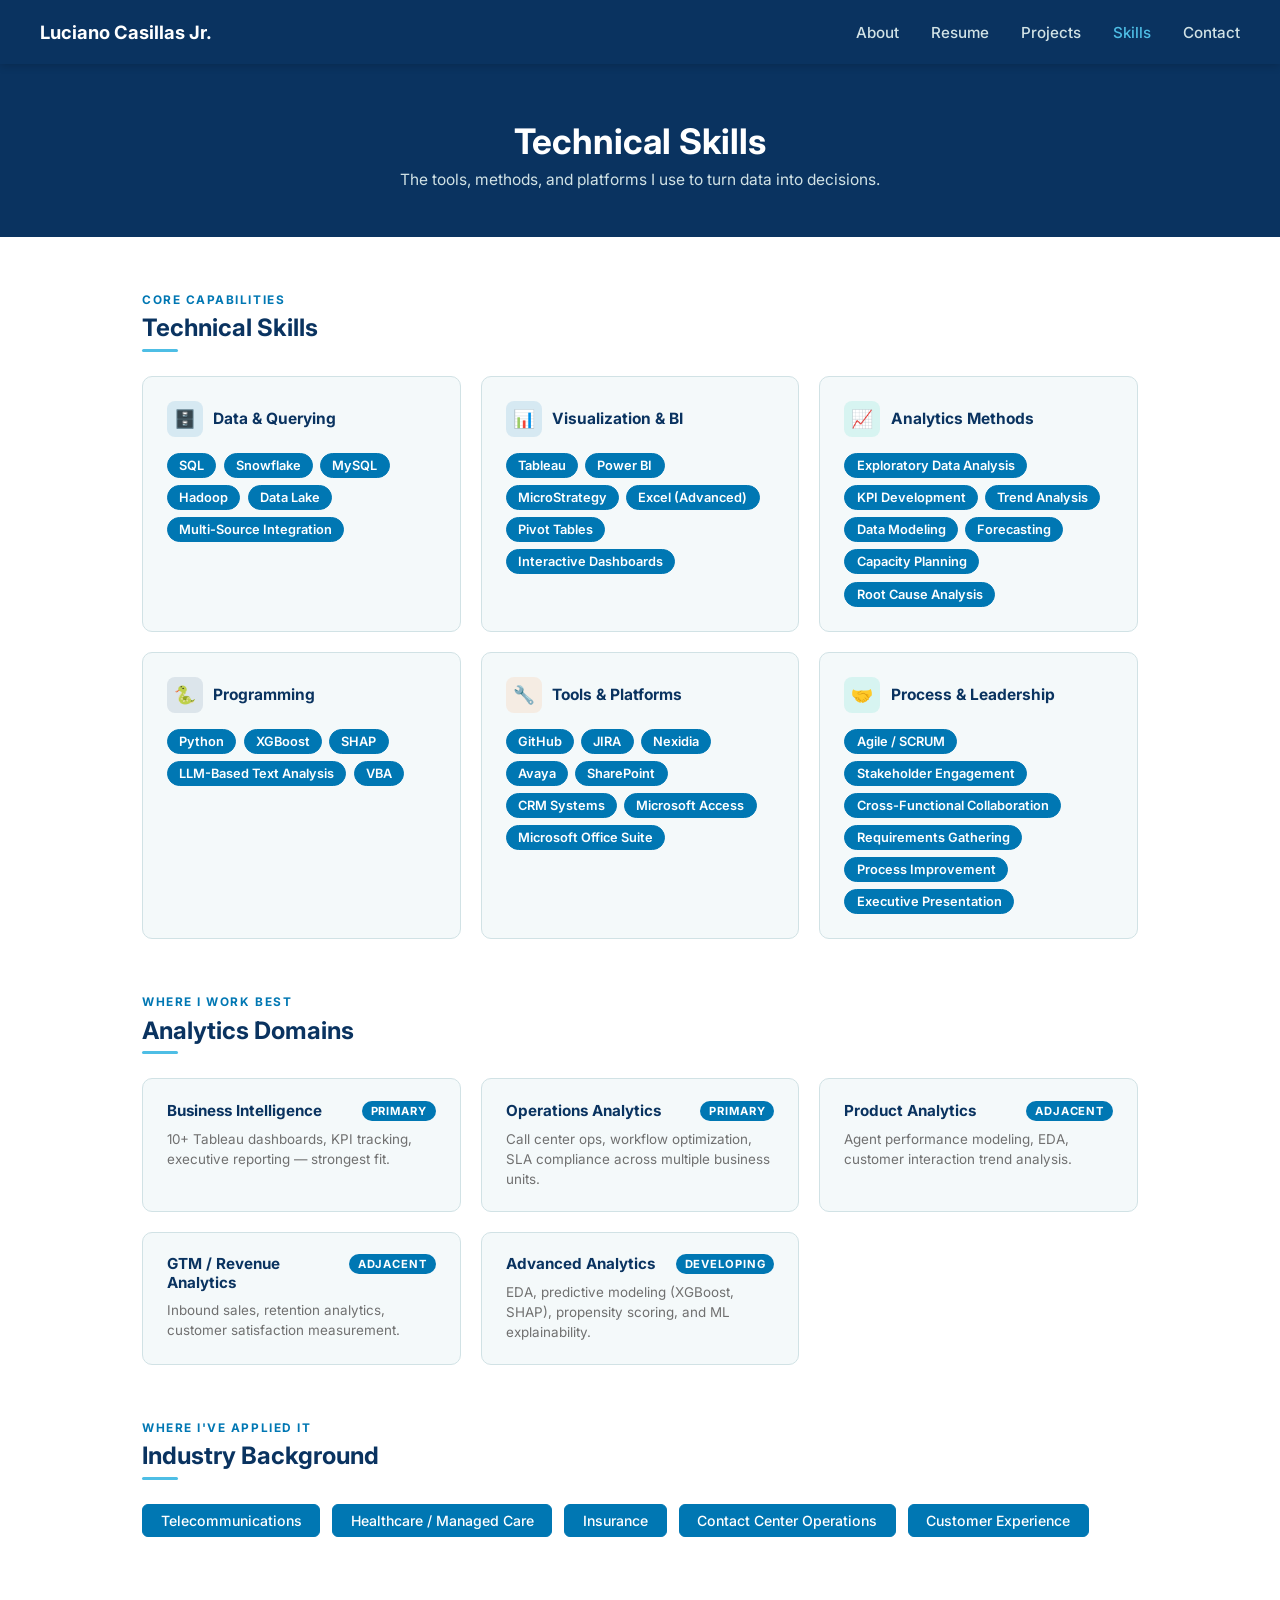
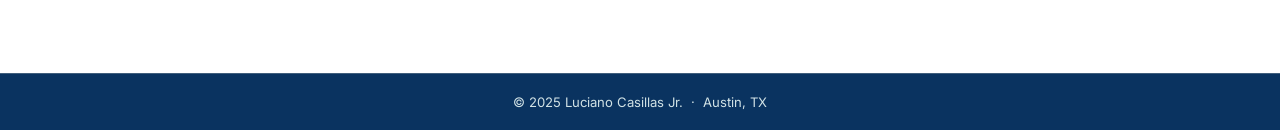
<file: skills.html>
<!DOCTYPE html>
<html lang="en">
<head>
  <meta charset="UTF-8" />
  <meta name="viewport" content="width=device-width, initial-scale=1.0"/>
  <title>Skills — Luciano Casillas Jr.</title>
  <link rel="preconnect" href="https://fonts.googleapis.com">
  <link href="https://fonts.googleapis.com/css2?family=Inter:wght@400;500;600;700&display=swap" rel="stylesheet">
  <style>
    :root {
      --navy:      #0A3360;
      --steel-700: #405E7C;
      --blue-700:  #0077B3;
      --blue-500:  #4EBEE5;
      --steel-300: #D1E2E5;
      --steel-100: #F4F9FA;
      --white:     #FFFFFF;
      --black:     #2D2D2D;
      --gray-700:  #707070;
      --green-700: #08CAA9;
      --orange:    #FF8A39;
    }
    *, *::before, *::after { box-sizing: border-box; margin: 0; padding: 0; }
    body { font-family: 'Inter', sans-serif; background: var(--white); color: var(--black); }

    nav {
      background: var(--navy); padding: 0 2.5rem;
      display: flex; align-items: center; justify-content: space-between;
      height: 64px; position: sticky; top: 0; z-index: 100;
      box-shadow: 0 2px 8px rgba(0,0,0,0.18);
    }
    .nav-brand { color: var(--white); font-size: 1.15rem; font-weight: 700; text-decoration: none; }
    .nav-links { display: flex; gap: 2rem; list-style: none; }
    .nav-links a { color: var(--steel-300); text-decoration: none; font-size: 0.95rem; font-weight: 500; transition: color 0.2s; }
    .nav-links a:hover, .nav-links a.active { color: var(--blue-500); }

    .page-hero {
      background: var(--navy); color: var(--white);
      text-align: center; padding: 3.5rem 2rem 3rem;
    }
    .page-hero h1 { font-size: 2.2rem; font-weight: 700; margin-bottom: 0.5rem; }
    .page-hero p { color: var(--steel-300); font-size: 0.97rem; }

    main { max-width: 1060px; margin: 0 auto; padding: 3.5rem 2rem 5rem; }

    /* CATEGORY LABEL */
    .cat-label {
      font-size: 0.74rem; font-weight: 700;
      text-transform: uppercase; letter-spacing: 0.13em;
      color: var(--blue-700); margin-bottom: 0.4rem;
    }
    .cat-title {
      font-size: 1.5rem; font-weight: 700; color: var(--navy); margin-bottom: 0.4rem;
    }
    .cat-divider {
      height: 3px; width: 36px; border-radius: 2px;
      background: var(--blue-500); margin-bottom: 1.5rem;
    }

    /* SKILLS SECTION */
    .skills-section { margin-bottom: 3.5rem; }

    /* CARD GRID */
    .skills-grid {
      display: grid;
      grid-template-columns: repeat(auto-fit, minmax(260px, 1fr));
      gap: 1.25rem;
    }

    .skill-card {
      background: var(--steel-100);
      border: 1px solid var(--steel-300);
      border-radius: 10px;
      padding: 1.5rem;
      transition: box-shadow 0.2s, transform 0.15s;
    }
    .skill-card:hover { box-shadow: 0 6px 20px rgba(0,119,179,0.11); transform: translateY(-2px); }

    .skill-card-header {
      display: flex; align-items: center; gap: 0.65rem;
      margin-bottom: 1rem;
    }
    .skill-icon {
      width: 36px; height: 36px; border-radius: 8px;
      display: flex; align-items: center; justify-content: center;
      font-size: 1.1rem; flex-shrink: 0;
    }
    .icon-blue   { background: rgba(0,119,179,0.12); }
    .icon-green  { background: rgba(8,202,169,0.12); }
    .icon-orange { background: rgba(255,138,57,0.12); }
    .icon-navy   { background: rgba(10,51,96,0.1); }

    .skill-card h3 { font-size: 0.97rem; font-weight: 700; color: var(--navy); }

    .tag-list { display: flex; flex-wrap: wrap; gap: 0.45rem; }
    .tag {
      font-size: 0.8rem; font-weight: 500;
      padding: 0.25rem 0.7rem;
      border-radius: 20px;
      background: var(--blue-700);
      border: 1px solid var(--blue-700);
      color: var(--white);
      font-weight: 600;
    }
    .tag-primary {
      /* unified with .tag */
    }

    /* DOMAIN EXPERTISE */
    .domain-grid {
      display: grid;
      grid-template-columns: repeat(auto-fit, minmax(280px, 1fr));
      gap: 1.25rem;
    }
    .domain-card {
      background: var(--steel-100);
      border: 1px solid var(--steel-300);
      border-radius: 10px;
      padding: 1.35rem 1.5rem;
    }
    .domain-card-top {
      display: flex; justify-content: space-between; align-items: flex-start;
      margin-bottom: 0.5rem;
    }
    .domain-name { font-size: 0.95rem; font-weight: 700; color: var(--navy); }
    .domain-badge {
      font-size: 0.7rem; font-weight: 700;
      text-transform: uppercase; letter-spacing: 0.08em;
      padding: 0.18rem 0.55rem; border-radius: 20px;
    }
    .badge-primary  { background: var(--blue-700); color: var(--white); }
    .badge-adjacent { background: var(--blue-700); color: var(--white); }
    .badge-developing{ background: var(--blue-700); color: var(--white); }

    .domain-note { font-size: 0.84rem; color: var(--gray-700); line-height: 1.5; }

    /* INDUSTRIES */
    .industry-list { display: flex; flex-wrap: wrap; gap: 0.75rem; }
    .industry-pill {
      font-size: 0.88rem; font-weight: 500;
      padding: 0.45rem 1.1rem;
      border-radius: 6px;
      background: var(--blue-700);
      border: 1px solid var(--blue-700);
      color: var(--white);
    }

    footer {
      background: var(--navy); border-top: 1px solid var(--steel-700);
      text-align: center; padding: 1.25rem;
      font-size: 0.82rem; color: var(--steel-300);
    }
  </style>
</head>
<body>

<nav>
  <a class="nav-brand" href="index.html">Luciano Casillas Jr.</a>
  <ul class="nav-links">
    <li><a href="index.html">About</a></li>
    <li><a href="resume.html">Resume</a></li>
    <li><a href="projects.html">Projects</a></li>
    <li><a href="skills.html" class="active">Skills</a></li>
    <li><a href="mailto:luciano.casillas512@gmail.com">Contact</a></li>
  </ul>
</nav>

<div class="page-hero">
  <h1>Technical Skills</h1>
  <p>The tools, methods, and platforms I use to turn data into decisions.</p>
</div>

<main>

  <!-- CORE TECHNICAL SKILLS -->
  <div class="skills-section">
    <p class="cat-label">Core Capabilities</p>
    <h2 class="cat-title">Technical Skills</h2>
    <div class="cat-divider"></div>
    <div class="skills-grid">

      <div class="skill-card">
        <div class="skill-card-header">
          <div class="skill-icon icon-blue">🗄️</div>
          <h3>Data &amp; Querying</h3>
        </div>
        <div class="tag-list">
          <span class="tag tag-primary">SQL</span>
          <span class="tag tag-primary">Snowflake</span>
          <span class="tag">MySQL</span>
          <span class="tag">Hadoop</span>
          <span class="tag">Data Lake</span>
          <span class="tag">Multi-Source Integration</span>
        </div>
      </div>

      <div class="skill-card">
        <div class="skill-card-header">
          <div class="skill-icon icon-blue">📊</div>
          <h3>Visualization &amp; BI</h3>
        </div>
        <div class="tag-list">
          <span class="tag tag-primary">Tableau</span>
          <span class="tag tag-primary">Power BI</span>
          <span class="tag">MicroStrategy</span>
          <span class="tag">Excel (Advanced)</span>
          <span class="tag">Pivot Tables</span>
          <span class="tag">Interactive Dashboards</span>
        </div>
      </div>

      <div class="skill-card">
        <div class="skill-card-header">
          <div class="skill-icon icon-green">📈</div>
          <h3>Analytics Methods</h3>
        </div>
        <div class="tag-list">
          <span class="tag tag-primary">Exploratory Data Analysis</span>
          <span class="tag">KPI Development</span>
          <span class="tag">Trend Analysis</span>
          <span class="tag">Data Modeling</span>
          <span class="tag">Forecasting</span>
          <span class="tag">Capacity Planning</span>
          <span class="tag">Root Cause Analysis</span>
        </div>
      </div>

      <div class="skill-card">
        <div class="skill-card-header">
          <div class="skill-icon icon-navy">🐍</div>
          <h3>Programming</h3>
        </div>
        <div class="tag-list">
          <span class="tag tag-primary">Python</span>
          <span class="tag">XGBoost</span>
          <span class="tag">SHAP</span>
          <span class="tag">LLM-Based Text Analysis</span>
          <span class="tag">VBA</span>
        </div>
      </div>

      <div class="skill-card">
        <div class="skill-card-header">
          <div class="skill-icon icon-orange">🔧</div>
          <h3>Tools &amp; Platforms</h3>
        </div>
        <div class="tag-list">
          <span class="tag">GitHub</span>
          <span class="tag">JIRA</span>
          <span class="tag">Nexidia</span>
          <span class="tag">Avaya</span>
          <span class="tag">SharePoint</span>
          <span class="tag">CRM Systems</span>
          <span class="tag">Microsoft Access</span>
          <span class="tag">Microsoft Office Suite</span>
        </div>
      </div>

      <div class="skill-card">
        <div class="skill-card-header">
          <div class="skill-icon icon-green">🤝</div>
          <h3>Process &amp; Leadership</h3>
        </div>
        <div class="tag-list">
          <span class="tag tag-primary">Agile / SCRUM</span>
          <span class="tag">Stakeholder Engagement</span>
          <span class="tag">Cross-Functional Collaboration</span>
          <span class="tag">Requirements Gathering</span>
          <span class="tag">Process Improvement</span>
          <span class="tag">Executive Presentation</span>
        </div>
      </div>

    </div>
  </div>

  <!-- ANALYTICS DOMAINS -->
  <div class="skills-section">
    <p class="cat-label">Where I Work Best</p>
    <h2 class="cat-title">Analytics Domains</h2>
    <div class="cat-divider"></div>
    <div class="domain-grid">

      <div class="domain-card">
        <div class="domain-card-top">
          <span class="domain-name">Business Intelligence</span>
          <span class="domain-badge badge-primary">Primary</span>
        </div>
        <p class="domain-note">10+ Tableau dashboards, KPI tracking, executive reporting — strongest fit.</p>
      </div>

      <div class="domain-card">
        <div class="domain-card-top">
          <span class="domain-name">Operations Analytics</span>
          <span class="domain-badge badge-primary">Primary</span>
        </div>
        <p class="domain-note">Call center ops, workflow optimization, SLA compliance across multiple business units.</p>
      </div>

      <div class="domain-card">
        <div class="domain-card-top">
          <span class="domain-name">Product Analytics</span>
          <span class="domain-badge badge-adjacent">Adjacent</span>
        </div>
        <p class="domain-note">Agent performance modeling, EDA, customer interaction trend analysis.</p>
      </div>

      <div class="domain-card">
        <div class="domain-card-top">
          <span class="domain-name">GTM / Revenue Analytics</span>
          <span class="domain-badge badge-adjacent">Adjacent</span>
        </div>
        <p class="domain-note">Inbound sales, retention analytics, customer satisfaction measurement.</p>
      </div>

      <div class="domain-card">
        <div class="domain-card-top">
          <span class="domain-name">Advanced Analytics</span>
          <span class="domain-badge badge-developing">Developing</span>
        </div>
        <p class="domain-note">EDA, predictive modeling (XGBoost, SHAP), propensity scoring, and ML explainability.</p>
      </div>

    </div>
  </div>

  <!-- INDUSTRY BACKGROUND -->
  <div class="skills-section">
    <p class="cat-label">Where I've Applied It</p>
    <h2 class="cat-title">Industry Background</h2>
    <div class="cat-divider"></div>
    <div class="industry-list">
      <span class="industry-pill">Telecommunications</span>
      <span class="industry-pill">Healthcare / Managed Care</span>
      <span class="industry-pill">Insurance</span>
      <span class="industry-pill">Contact Center Operations</span>
      <span class="industry-pill">Customer Experience</span>
    </div>
  </div>

</main>

<footer>&copy; 2025 Luciano Casillas Jr. &nbsp;·&nbsp; Austin, TX</footer>

</body>
</html>
</file>
<file: style.css>
/* ==============================================
   style.css — Luciano Casillas Jr. Portfolio
      Shared styles for all pages
         ============================================== */

         /* GOOGLE FONTS — loaded via <link> in each HTML file */

         /* CSS CUSTOM PROPERTIES */
         :root {
           --navy:      #0A3360;
             --steel-700: #405E7C;
               --blue-700:  #0077B3;
                 --blue-500:  #4EBEE5;
                   --steel-300: #D1E2E5;
                     --steel-100: #F4F9FA;
                       --white:     #FFFFFF;
                         --black:     #2D2D2D;
                           --gray-700:  #707070;
                             --gray-300:  #CCCCCC;
                               --green-700: #08CAA9;
                                 --green-900: #067462;
                                   --orange:    #FF8A39;
                                     --red:       #E05252;
                                     }

                                     /* RESET */
                                     *, *::before, *::after { box-sizing: border-box; margin: 0; padding: 0; }

                                     body {
                                       font-family: 'Inter', sans-serif;
                                         background: var(--white);
                                           color: var(--black);
                                             min-height: 100vh;
                                             }

                                             /* ==============================================
                                                NAV
                                                   ============================================== */
                                                   nav {
                                                     background: var(--navy);
                                                       padding: 0 2.5rem;
                                                         display: flex;
                                                           align-items: center;
                                                             justify-content: space-between;
                                                               height: 64px;
                                                                 position: sticky;
                                                                   top: 0;
                                                                     z-index: 100;
                                                                       box-shadow: 0 2px 8px rgba(0,0,0,0.18);
                                                                       }
                                                                       .nav-brand {
                                                                         color: var(--white);
                                                                           font-size: 1.2rem;
                                                                             font-weight: 700;
                                                                               text-decoration: none;
                                                                                 letter-spacing: 0.01em;
                                                                                 }
                                                                                 .nav-links { display: flex; gap: 2rem; list-style: none; }
                                                                                 .nav-links a {
                                                                                   color: var(--steel-300);
                                                                                     text-decoration: none;
                                                                                       font-size: 0.95rem;
                                                                                         font-weight: 500;
                                                                                           transition: color 0.2s;
                                                                                           }
                                                                                           .nav-links a:hover, .nav-links a.active { color: var(--blue-500); }

                                                                                           /* ==============================================
                                                                                              BUTTONS
                                                                                                 ============================================== */
                                                                                                 .btn {
                                                                                                   display: inline-block;
                                                                                                     padding: 0.65rem 1.5rem;
                                                                                                       border-radius: 6px;
                                                                                                         font-size: 0.95rem;
                                                                                                           font-weight: 600;
                                                                                                             text-decoration: none;
                                                                                                               transition: opacity 0.2s, transform 0.15s;
                                                                                                               }
                                                                                                               .btn:hover { opacity: 0.88; transform: translateY(-1px); }
                                                                                                               .btn-primary { background: var(--blue-700); color: var(--white); }
                                                                                                               .btn-outline {
                                                                                                                 background: transparent;
                                                                                                                   color: var(--blue-500);
                                                                                                                     border: 2px solid var(--blue-500);
                                                                                                                     }
                                                                                                                     .btn-github {
                                                                                                                       display: inline-block;
                                                                                                                         padding: 0.55rem 1.15rem;
                                                                                                                           border-radius: 6px;
                                                                                                                             font-size: 0.88rem;
                                                                                                                               font-weight: 600;
                                                                                                                                 text-decoration: none;
                                                                                                                                   background: var(--blue-700);
                                                                                                                                     color: var(--white);
                                                                                                                                       transition: opacity 0.2s, transform 0.15s;
                                                                                                                                         margin-top: auto;
                                                                                                                                         }
                                                                                                                                         .btn-github:hover { opacity: 0.85; transform: translateY(-1px); }
                                                                                                                                         
                                                                                                                                         /* ==============================================
                                                                                                                                            FOOTER
                                                                                                                                               ============================================== */
                                                                                                                                               footer {
                                                                                                                                                 background: var(--navy);
                                                                                                                                                   border-top: 1px solid var(--steel-700);
                                                                                                                                                     text-align: center;
                                                                                                                                                       padding: 1.25rem;
                                                                                                                                                         font-size: 0.82rem;
                                                                                                                                                           color: var(--steel-300);
                                                                                                                                                           }
                                                                                                                                                           
                                                                                                                                                           /* ==============================================
                                                                                                                                                              SECTION / LAYOUT COMMON
                                                                                                                                                                 ============================================== */
                                                                                                                                                                 section { padding: 4rem 2rem; }
                                                                                                                                                                 .container { max-width: 1000px; margin: 0 auto; }
                                                                                                                                                                 .section-label {
                                                                                                                                                                   font-size: 0.78rem;
                                                                                                                                                                     font-weight: 700;
                                                                                                                                                                       text-transform: uppercase;
                                                                                                                                                                         letter-spacing: 0.12em;
                                                                                                                                                                           color: var(--blue-700);
                                                                                                                                                                             margin-bottom: 0.5rem;
                                                                                                                                                                             }
                                                                                                                                                                             .section-title {
                                                                                                                                                                               font-size: 1.9rem;
                                                                                                                                                                                 font-weight: 700;
                                                                                                                                                                                   color: var(--navy);
                                                                                                                                                                                     margin-bottom: 0.5rem;
                                                                                                                                                                                     }
                                                                                                                                                                                     .section-sub {
                                                                                                                                                                                       font-size: 1rem;
                                                                                                                                                                                         color: var(--gray-700);
                                                                                                                                                                                           margin-bottom: 2.5rem;
                                                                                                                                                                                           }
                                                                                                                                                                                           .divider {
                                                                                                                                                                                             height: 3px;
                                                                                                                                                                                               width: 48px;
                                                                                                                                                                                                 background: var(--blue-500);
                                                                                                                                                                                                   border-radius: 2px;
                                                                                                                                                                                                     margin-bottom: 2.5rem;
                                                                                                                                                                                                     }
                                                                                                                                                                                                     
                                                                                                                                                                                                     /* PAGE HERO (projects, resume, skills pages) */
                                                                                                                                                                                                     .page-hero {
                                                                                                                                                                                                       background: var(--navy);
                                                                                                                                                                                                         color: var(--white);
                                                                                                                                                                                                           text-align: center;
                                                                                                                                                                                                             padding: 3.5rem 2rem 3rem;
                                                                                                                                                                                                             }
                                                                                                                                                                                                             .page-hero h1 { font-size: 2.2rem; font-weight: 700; margin-bottom: 0.5rem; }
                                                                                                                                                                                                             .page-hero p  { color: var(--steel-300); font-size: 0.97rem; }
                                                                                                                                                                                                             
                                                                                                                                                                                                             /* ==============================================
                                                                                                                                                                                                                INDEX PAGE — HERO
                                                                                                                                                                                                                   ============================================== */
                                                                                                                                                                                                                   .hero {
                                                                                                                                                                                                                     background: var(--navy);
                                                                                                                                                                                                                       color: var(--white);
                                                                                                                                                                                                                         text-align: center;
                                                                                                                                                                                                                           padding: 5rem 2rem 4rem;
                                                                                                                                                                                                                           }
                                                                                                                                                                                                                           .hero-name {
                                                                                                                                                                                                                             font-size: 2.8rem;
                                                                                                                                                                                                                               font-weight: 700;
                                                                                                                                                                                                                                 letter-spacing: -0.01em;
                                                                                                                                                                                                                                   margin-bottom: 0.5rem;
                                                                                                                                                                                                                                   }
                                                                                                                                                                                                                                   .hero-title {
                                                                                                                                                                                                                                     font-size: 1.15rem;
                                                                                                                                                                                                                                       color: var(--blue-500);
                                                                                                                                                                                                                                         font-weight: 500;
                                                                                                                                                                                                                                           margin-bottom: 0.75rem;
                                                                                                                                                                                                                                           }
                                                                                                                                                                                                                                           .hero-location {
                                                                                                                                                                                                                                             font-size: 0.95rem;
                                                                                                                                                                                                                                               color: var(--steel-300);
                                                                                                                                                                                                                                                 margin-bottom: 2rem;
                                                                                                                                                                                                                                                 }
                                                                                                                                                                                                                                                 .hero-cta-group { display: flex; gap: 1rem; justify-content: center; flex-wrap: wrap; }
                                                                                                                                                                                                                                                 
                                                                                                                                                                                                                                                 /* ==============================================
                                                                                                                                                                                                                                                    INDEX PAGE — ACCOMPLISHMENTS
                                                                                                                                                                                                                                                       ============================================== */
                                                                                                                                                                                                                                                       .accl-section { background: var(--steel-100); }
                                                                                                                                                                                                                                                       .accl-grid {
                                                                                                                                                                                                                                                         display: grid;
                                                                                                                                                                                                                                                           grid-template-columns: repeat(auto-fit, minmax(220px, 1fr));
                                                                                                                                                                                                                                                             gap: 1.5rem;
                                                                                                                                                                                                                                                             }
                                                                                                                                                                                                                                                             .accl-card {
                                                                                                                                                                                                                                                               background: var(--white);
                                                                                                                                                                                                                                                                 border: 1px solid var(--steel-300);
                                                                                                                                                                                                                                                                   border-top: 4px solid var(--blue-700);
                                                                                                                                                                                                                                                                     border-radius: 10px;
                                                                                                                                                                                                                                                                       padding: 1.5rem;
                                                                                                                                                                                                                                                                       }
                                                                                                                                                                                                                                                                       .accl-stat {
                                                                                                                                                                                                                                                                         font-size: 2rem;
                                                                                                                                                                                                                                                                           font-weight: 700;
                                                                                                                                                                                                                                                                             color: var(--blue-700);
                                                                                                                                                                                                                                                                               line-height: 1;
                                                                                                                                                                                                                                                                                 margin-bottom: 0.4rem;
                                                                                                                                                                                                                                                                                 }
                                                                                                                                                                                                                                                                                 .accl-desc { font-size: 0.9rem; color: var(--black); line-height: 1.5; }
                                                                                                                                                                                                                                                                                 
                                                                                                                                                                                                                                                                                 /* ==============================================
                                                                                                                                                                                                                                                                                    INDEX PAGE — SNAPSHOT CARDS
                                                                                                                                                                                                                                                                                       ============================================== */
                                                                                                                                                                                                                                                                                       .cards-grid {
                                                                                                                                                                                                                                                                                         display: grid;
                                                                                                                                                                                                                                                                                           grid-template-columns: repeat(auto-fit, minmax(280px, 1fr));
                                                                                                                                                                                                                                                                                             gap: 1.5rem;
                                                                                                                                                                                                                                                                                             }
                                                                                                                                                                                                                                                                                             .snap-card {
                                                                                                                                                                                                                                                                                               background: var(--steel-100);
                                                                                                                                                                                                                                                                                                 border: 1px solid var(--steel-300);
                                                                                                                                                                                                                                                                                                   border-radius: 10px;
                                                                                                                                                                                                                                                                                                     padding: 1.75rem;
                                                                                                                                                                                                                                                                                                       transition: box-shadow 0.2s, transform 0.15s;
                                                                                                                                                                                                                                                                                                       }
                                                                                                                                                                                                                                                                                                       .snap-card:hover { box-shadow: 0 6px 24px rgba(0,119,179,0.12); transform: translateY(-3px); }
                                                                                                                                                                                                                                                                                                       .snap-card h3 { font-size: 1.05rem; font-weight: 700; color: var(--navy); margin-bottom: 0.5rem; }
                                                                                                                                                                                                                                                                                                       .snap-card p  { font-size: 0.92rem; color: var(--gray-700); line-height: 1.55; margin-bottom: 1.25rem; }
                                                                                                                                                                                                                                                                                                       .snap-card a  { font-size: 0.9rem; font-weight: 600; color: var(--blue-700); text-decoration: none; }
                                                                                                                                                                                                                                                                                                       .snap-card a:hover { color: var(--blue-500); }
                                                                                                                                                                                                                                                                                                       
                                                                                                                                                                                                                                                                                                       /* ==============================================
                                                                                                                                                                                                                                                                                                          INDEX PAGE — CONTACT STRIP
                                                                                                                                                                                                                                                                                                             ============================================== */
                                                                                                                                                                                                                                                                                                             .contact-strip {
                                                                                                                                                                                                                                                                                                               background: var(--navy);
                                                                                                                                                                                                                                                                                                                 color: var(--white);
                                                                                                                                                                                                                                                                                                                   text-align: center;
                                                                                                                                                                                                                                                                                                                     padding: 3rem 2rem;
                                                                                                                                                                                                                                                                                                                     }
                                                                                                                                                                                                                                                                                                                     .contact-strip h2 { font-size: 1.6rem; font-weight: 700; margin-bottom: 0.5rem; }
                                                                                                                                                                                                                                                                                                                     .contact-strip p  { color: var(--steel-300); margin-bottom: 1.5rem; font-size: 0.95rem; }
                                                                                                                                                                                                                                                                                                                     .contact-links { display: flex; gap: 1rem; justify-content: center; flex-wrap: wrap; }
                                                                                                                                                                                                                                                                                                                     
                                                                                                                                                                                                                                                                                                                     /* ==============================================
                                                                                                                                                                                                                                                                                                                        PROJECTS PAGE
                                                                                                                                                                                                                                                                                                                           ============================================== */
                                                                                                                                                                                                                                                                                                                           main { max-width: 1400px; margin: 0 auto; padding: 3.5rem 2rem 5rem; }
                                                                                                                                                                                                                                                                                                                           
                                                                                                                                                                                                                                                                                                                           .projects-grid {
                                                                                                                                                                                                                                                                                                                             display: grid;
                                                                                                                                                                                                                                                                                                                               grid-template-columns: repeat(4, 1fr);
                                                                                                                                                                                                                                                                                                                                 gap: 1.75rem;
                                                                                                                                                                                                                                                                                                                                 }
                                                                                                                                                                                                                                                                                                                                 
                                                                                                                                                                                                                                                                                                                                 .project-card {
                                                                                                                                                                                                                                                                                                                                   background: var(--steel-100);
                                                                                                                                                                                                                                                                                                                                     border: 1px solid var(--steel-300);
                                                                                                                                                                                                                                                                                                                                       border-radius: 12px;
                                                                                                                                                                                                                                                                                                                                         padding: 1.75rem;
                                                                                                                                                                                                                                                                                                                                           display: flex;
                                                                                                                                                                                                                                                                                                                                             flex-direction: column;
                                                                                                                                                                                                                                                                                                                                               transition: box-shadow 0.2s, transform 0.15s;
                                                                                                                                                                                                                                                                                                                                               }
                                                                                                                                                                                                                                                                                                                                               .project-card:hover { box-shadow: 0 8px 28px rgba(0,119,179,0.13); transform: translateY(-4px); }
                                                                                                                                                                                                                                                                                                                                               
                                                                                                                                                                                                                                                                                                                                               .project-tag {
                                                                                                                                                                                                                                                                                                                                                 display: inline-block;
                                                                                                                                                                                                                                                                                                                                                   font-size: 0.71rem; font-weight: 700;
                                                                                                                                                                                                                                                                                                                                                     text-transform: uppercase; letter-spacing: 0.1em;
                                                                                                                                                                                                                                                                                                                                                       padding: 0.2rem 0.65rem; border-radius: 20px; margin-bottom: 0.9rem;
                                                                                                                                                                                                                                                                                                                                                       }
                                                                                                                                                                                                                                                                                                                                                       .tag-revenue   { background: rgba(255,138,57,0.12);  color: var(--orange); }
                                                                                                                                                                                                                                                                                                                                                       .tag-voc       { background: rgba(0,119,179,0.1);    color: var(--blue-700); }
                                                                                                                                                                                                                                                                                                                                                       .tag-churn     { background: rgba(8,202,169,0.12);   color: var(--green-700); }
                                                                                                                                                                                                                                                                                                                                                       /* legacy class names from older commits */
                                                                                                                                                                                                                                                                                                                                                       .tag-retention { background: rgba(8,202,169,0.12);  color: var(--green-700); }
                                                                                                                                                                                                                                                                                                                                                       .tag-crosssell { background: rgba(255,138,57,0.12); color: var(--orange); }
                                                                                                                                                                                                                                                                                                                                                       
                                                                                                                                                                                                                                                                                                                                                       .project-card h2 {
                                                                                                                                                                                                                                                                                                                                                         font-size: 1.08rem; font-weight: 700; color: var(--navy);
                                                                                                                                                                                                                                                                                                                                                           margin-bottom: 0.6rem; line-height: 1.35;
                                                                                                                                                                                                                                                                                                                                                           }
                                                                                                                                                                                                                                                                                                                                                           .project-card p {
                                                                                                                                                                                                                                                                                                                                                             font-size: 0.9rem; color: var(--black);
                                                                                                                                                                                                                                                                                                                                                               line-height: 1.6; flex: 1; margin-bottom: 1.25rem;
                                                                                                                                                                                                                                                                                                                                                               }
                                                                                                                                                                                                                                                                                                                                                               
                                                                                                                                                                                                                                                                                                                                                               /* badge / stat-pill (both class names used across pages) */
                                                                                                                                                                                                                                                                                                                                                               .project-metrics { display: flex; flex-wrap: wrap; gap: 0.5rem; margin-bottom: 1.25rem; }
                                                                                                                                                                                                                                                                                                                                                               .project-stats   { display: flex; flex-wrap: wrap; gap: 0.5rem; margin-bottom: 1.25rem; }
                                                                                                                                                                                                                                                                                                                                                               .badge, .stat-pill {
                                                                                                                                                                                                                                                                                                                                                                 font-size: 0.77rem; font-weight: 600;
                                                                                                                                                                                                                                                                                                                                                                   color: var(--steel-700);
                                                                                                                                                                                                                                                                                                                                                                     background: var(--white);
                                                                                                                                                                                                                                                                                                                                                                       border: 1px solid var(--steel-300);
                                                                                                                                                                                                                                                                                                                                                                         border-radius: 4px; padding: 0.2rem 0.55rem;
                                                                                                                                                                                                                                                                                                                                                                         }
                                                                                                                                                                                                                                                                                                                                                                         
                                                                                                                                                                                                                                                                                                                                                                         .project-actions { display: flex; gap: 0.75rem; flex-wrap: wrap; margin-top: auto; }
                                                                                                                                                                                                                                                                                                                                                                         

/* ==============================================
   PROJECTS PAGE — BADGE SECTION HEADER
   ============================================== */
 .metrics-divider {
       border: none;
       border-top: 1px solid var(--steel-300);
       margin: 1rem 0 0.85rem;
 }
 .project-metrics {
       display: flex;
       flex-direction: column;
       gap: 0.5rem;
       margin-bottom: 1.25rem;
 }
 .metrics-header {
       display: flex;
       flex-direction: column;
       gap: 0.15rem;
       margin-bottom: 0.4rem;
 }
 .metrics-label {
       font-size: 0.68rem;
       font-weight: 700;
       text-transform: uppercase;
       letter-spacing: 0.1em;
       color: var(--gray-700);
 }
 .metrics-sublabel {
       font-size: 0.65rem;
       font-style: italic;
       color: var(--gray-700);
 }
 .badges-row {
       display: flex;
       flex-wrap: wrap;
       gap: 0.5rem;
 }
/* Align bottom sections across all project cards */
.metrics-divider { margin-top: auto; }
.badges-row { flex-direction: column; }

/* ==============================================
   PROJECTS: FEATURED / EXPLORE / ALL-PROJECTS
   ============================================== */
.section-heading {
  font-size: 1.35rem; font-weight: 700; color: var(--navy);
  margin: 3rem 0 1.25rem;
}
.section-heading:first-child { margin-top: 0; }

.tag-row { display: flex; flex-wrap: wrap; align-items: center; gap: 0.4rem; margin-bottom: 0.9rem; }
.tag-row .project-tag { margin-bottom: 0; text-decoration: none; }
.tag-row .project-tag:hover { opacity: 0.8; }
.tag-cx   { background: rgba(0,119,179,0.1);  color: var(--blue-700); }
.tag-risk { background: rgba(10,51,96,0.1);   color: var(--navy); }

.industry-chip {
  font-size: 0.71rem; font-weight: 600; text-decoration: none;
  color: var(--steel-700); border: 1px solid var(--steel-300);
  border-radius: 20px; padding: 0.15rem 0.6rem; background: var(--white);
}
.industry-chip:hover { border-color: var(--blue-500); color: var(--blue-700); }

.explore-grid { display: grid; grid-template-columns: repeat(4, 1fr); gap: 1.25rem; }
.explore-grid-3 { grid-template-columns: repeat(3, 1fr); }
.explore-tile {
  display: flex; flex-direction: column; gap: 0.4rem;
  background: var(--steel-100); border: 1px solid var(--steel-300);
  border-radius: 12px; padding: 1.25rem 1.4rem; text-decoration: none;
  transition: box-shadow 0.2s, transform 0.15s;
}
.explore-tile:hover { box-shadow: 0 8px 28px rgba(0,119,179,0.13); transform: translateY(-3px); }
.explore-name  { font-size: 1.05rem; font-weight: 700; color: var(--navy); }
.explore-blurb { font-size: 0.86rem; color: var(--gray-700); line-height: 1.5; flex: 1; }
.explore-count { font-size: 0.82rem; font-weight: 600; color: var(--blue-700); }

.all-projects-cta { text-align: center; margin-top: 3rem; }
.all-projects-cta .btn-github { margin-top: 0; padding: 0.7rem 1.6rem; font-size: 0.95rem; }

.back-link { margin-bottom: 1.5rem; font-size: 0.9rem; }
.back-link a { color: var(--blue-700); text-decoration: none; font-weight: 600; }
.back-link a:hover { text-decoration: underline; }

.filter-group { display: flex; flex-wrap: wrap; align-items: center; gap: 0.75rem; margin-bottom: 1rem; }
.filter-label {
  min-width: 5.5rem; font-size: 0.72rem; font-weight: 700;
  text-transform: uppercase; letter-spacing: 0.1em; color: var(--gray-700);
}
.filter-chips { display: flex; flex-wrap: wrap; gap: 0.5rem; }
.filter-chip {
  font-size: 0.85rem; font-weight: 600; text-decoration: none;
  color: var(--steel-700); background: var(--white);
  border: 1px solid var(--steel-300); border-radius: 20px; padding: 0.35rem 0.9rem;
  transition: border-color 0.2s, color 0.2s;
}
.filter-chip:hover { border-color: var(--blue-500); color: var(--blue-700); }
.filter-chip.active { background: var(--navy); border-color: var(--navy); color: var(--white); }
.chip-count { opacity: 0.65; font-weight: 500; margin-left: 0.2rem; }

.results-count { margin: 1.5rem 0 1.25rem; font-size: 0.88rem; color: var(--gray-700); }
.projects-grid.grid-auto { grid-template-columns: repeat(auto-fill, minmax(300px, 1fr)); }
.empty-state { grid-column: 1 / -1; color: var(--gray-700); }

@media (max-width: 1100px) {
  .projects-grid { grid-template-columns: repeat(2, 1fr); }
  .explore-grid, .explore-grid-3 { grid-template-columns: repeat(2, 1fr); }
}
@media (max-width: 640px) {
  main { padding: 2.5rem 1rem 4rem; }
  .projects-grid, .explore-grid, .explore-grid-3 { grid-template-columns: 1fr; }
  .projects-grid.grid-auto { grid-template-columns: 1fr; }
  .filter-label { min-width: 100%; }
}
</file>
